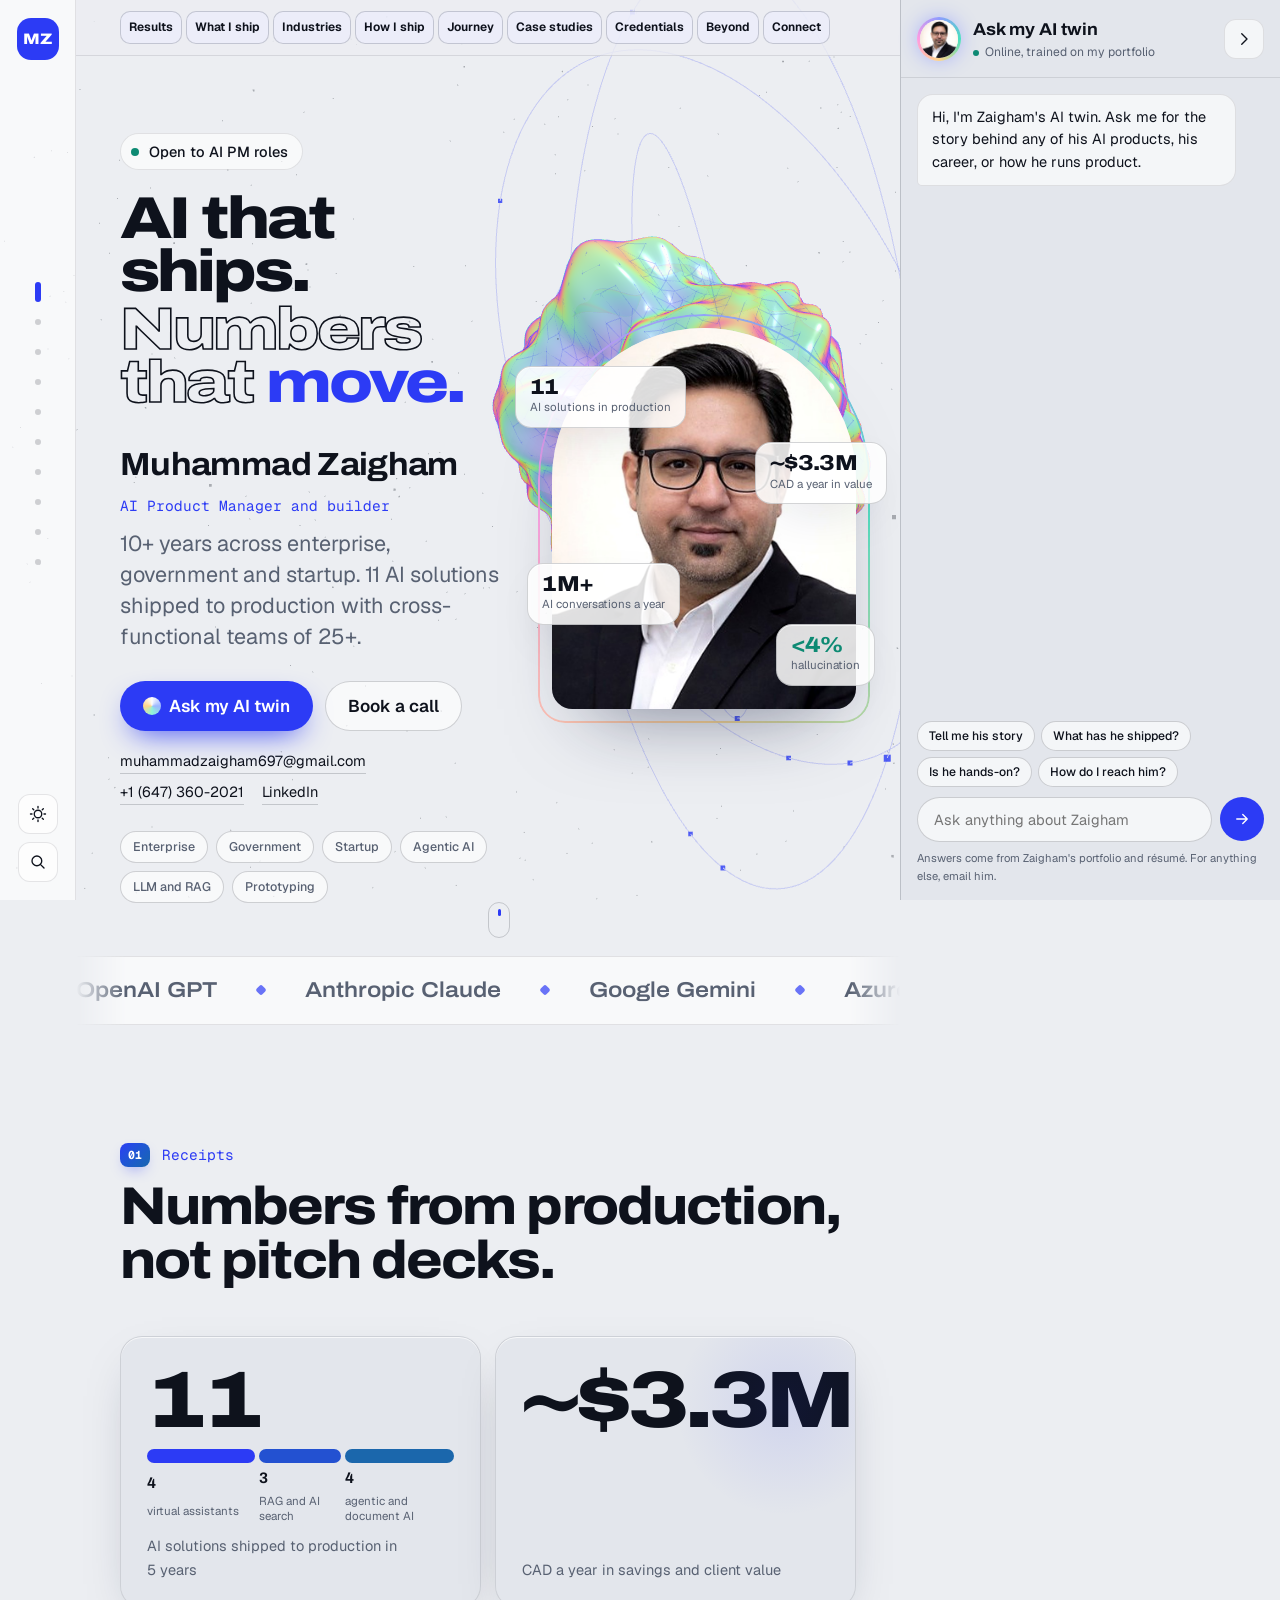
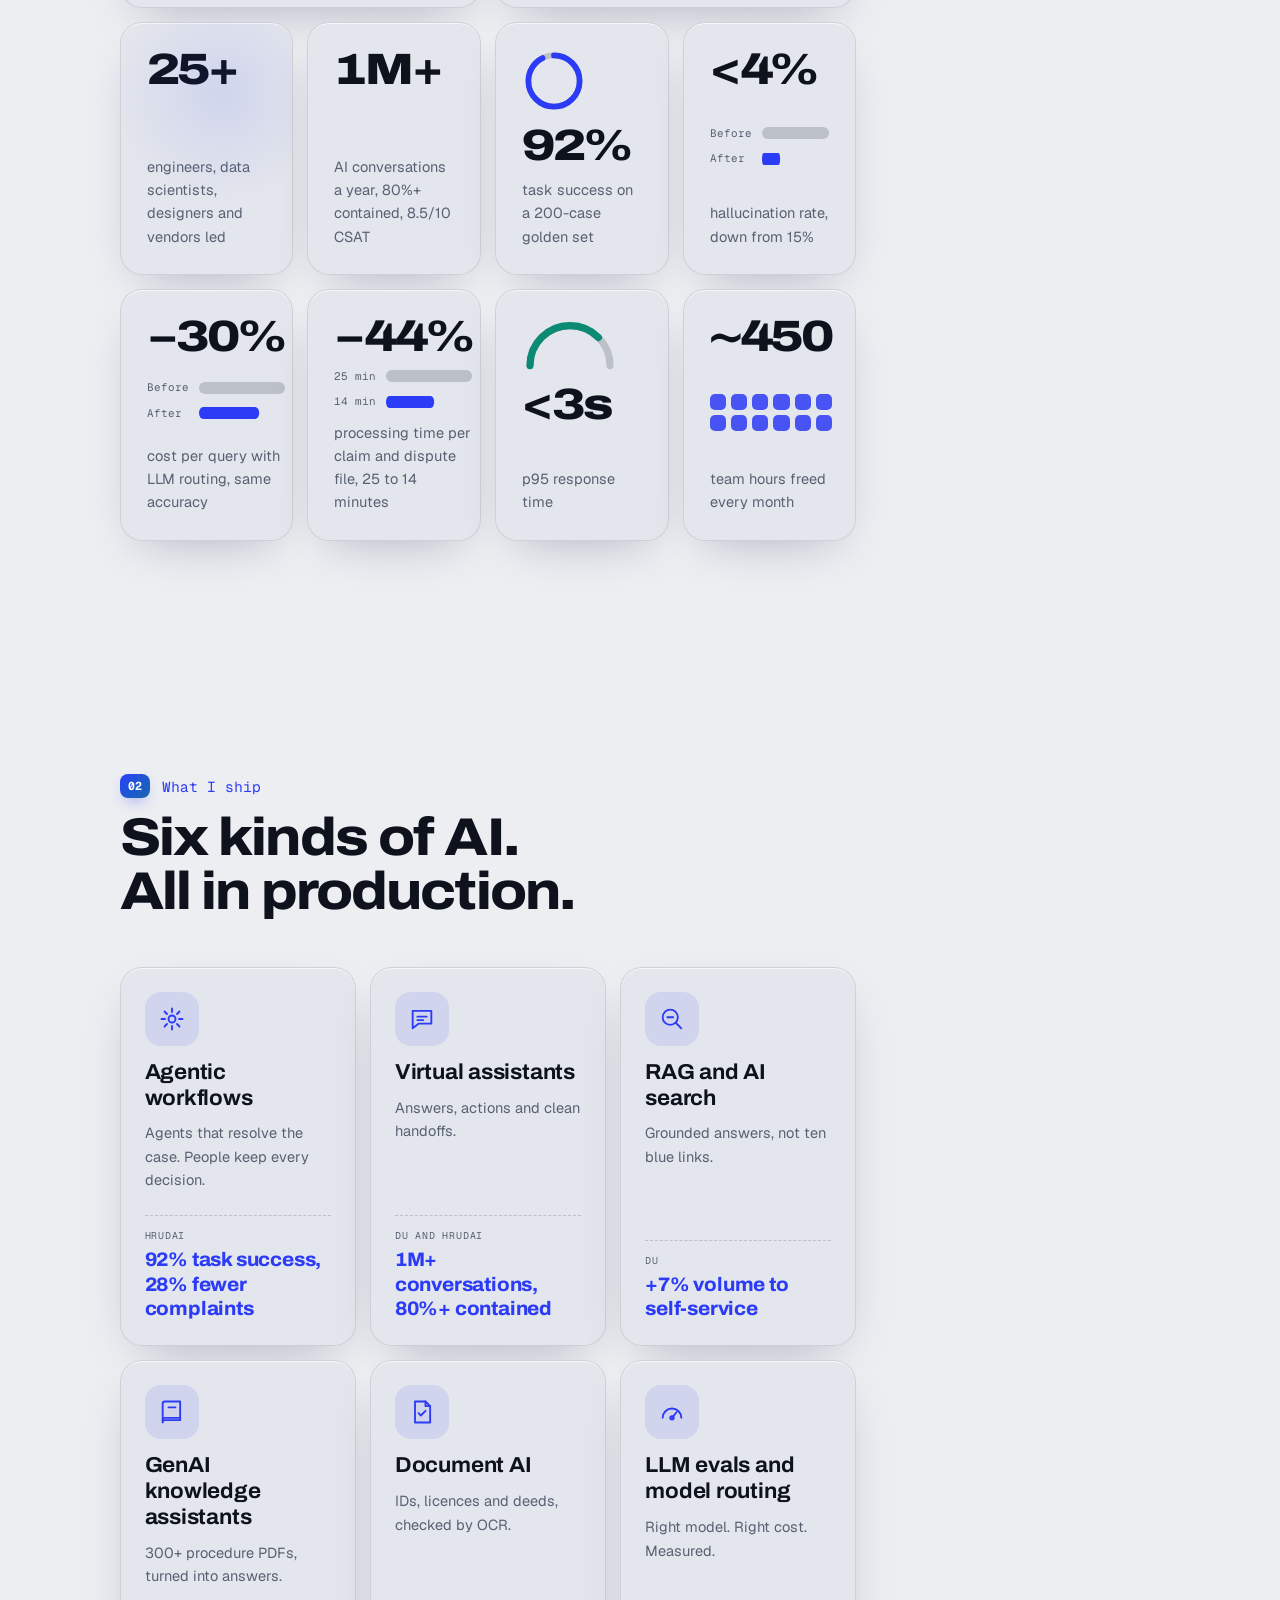
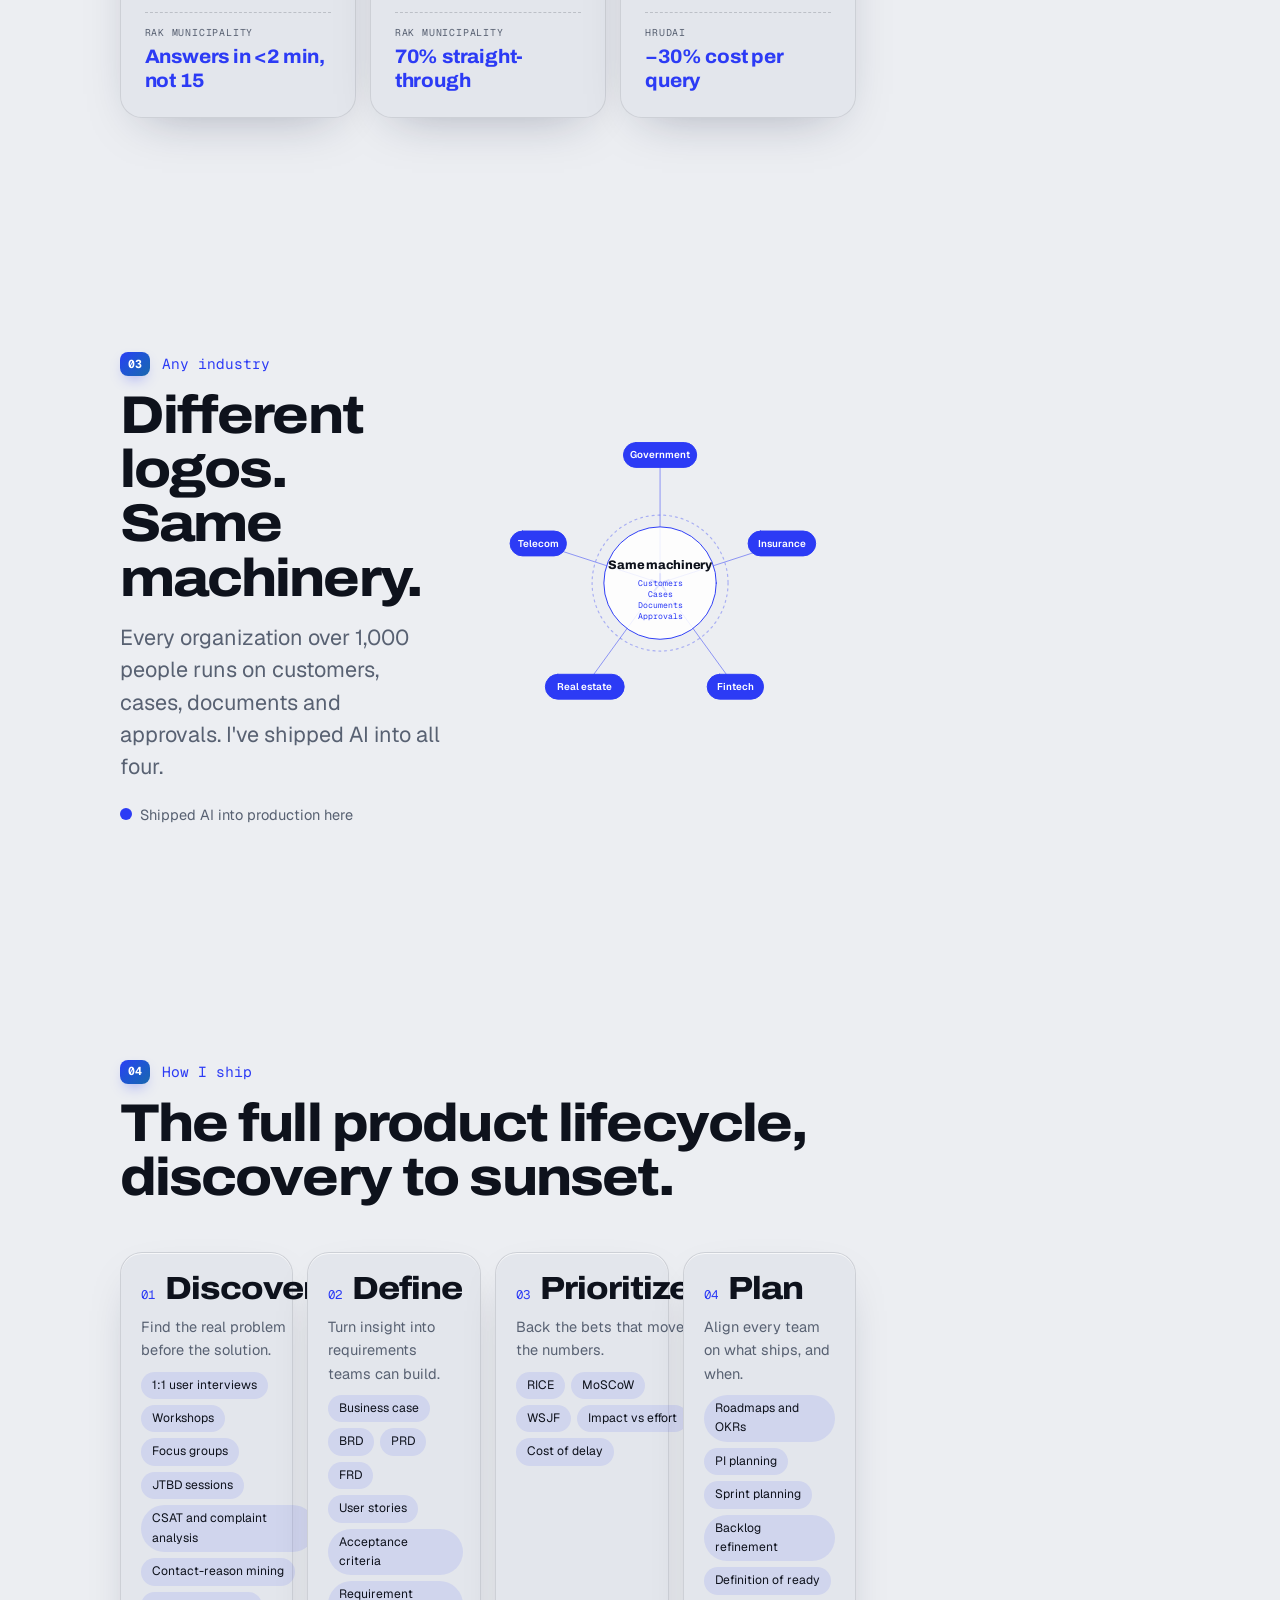
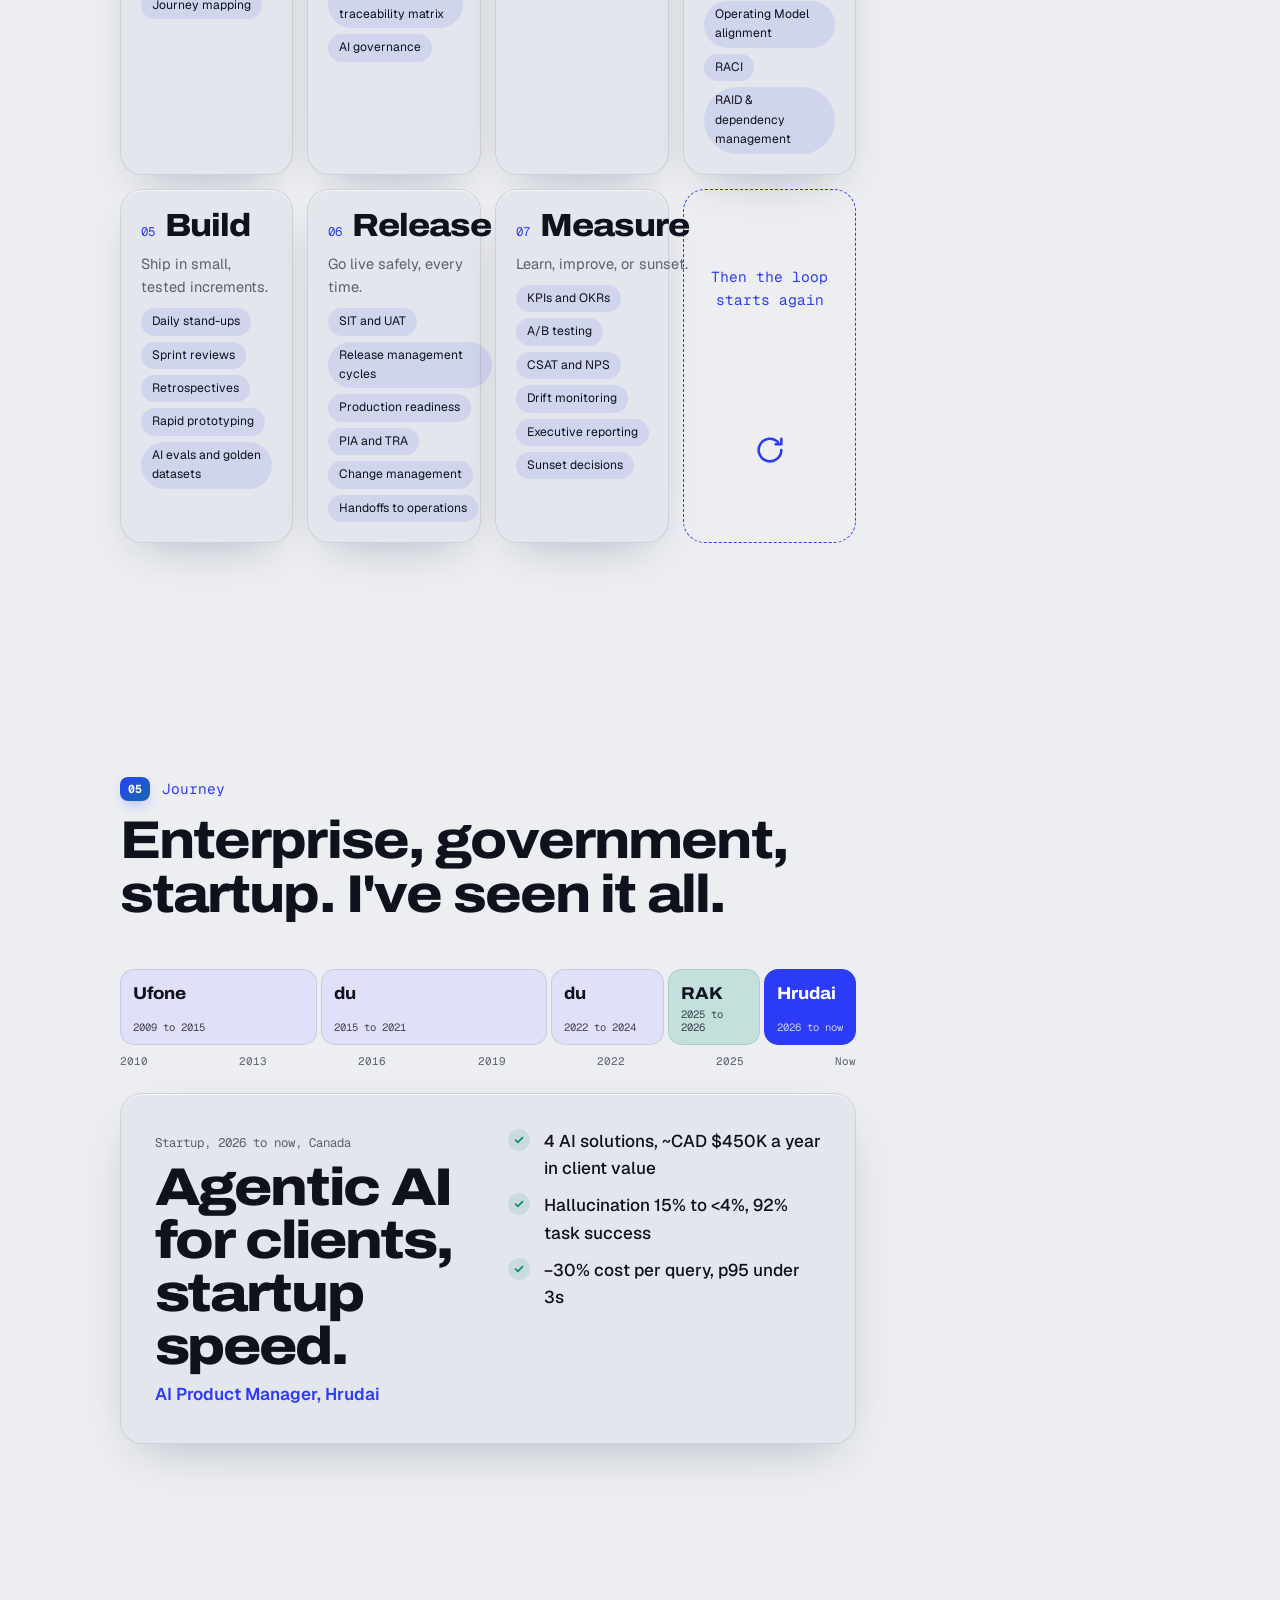
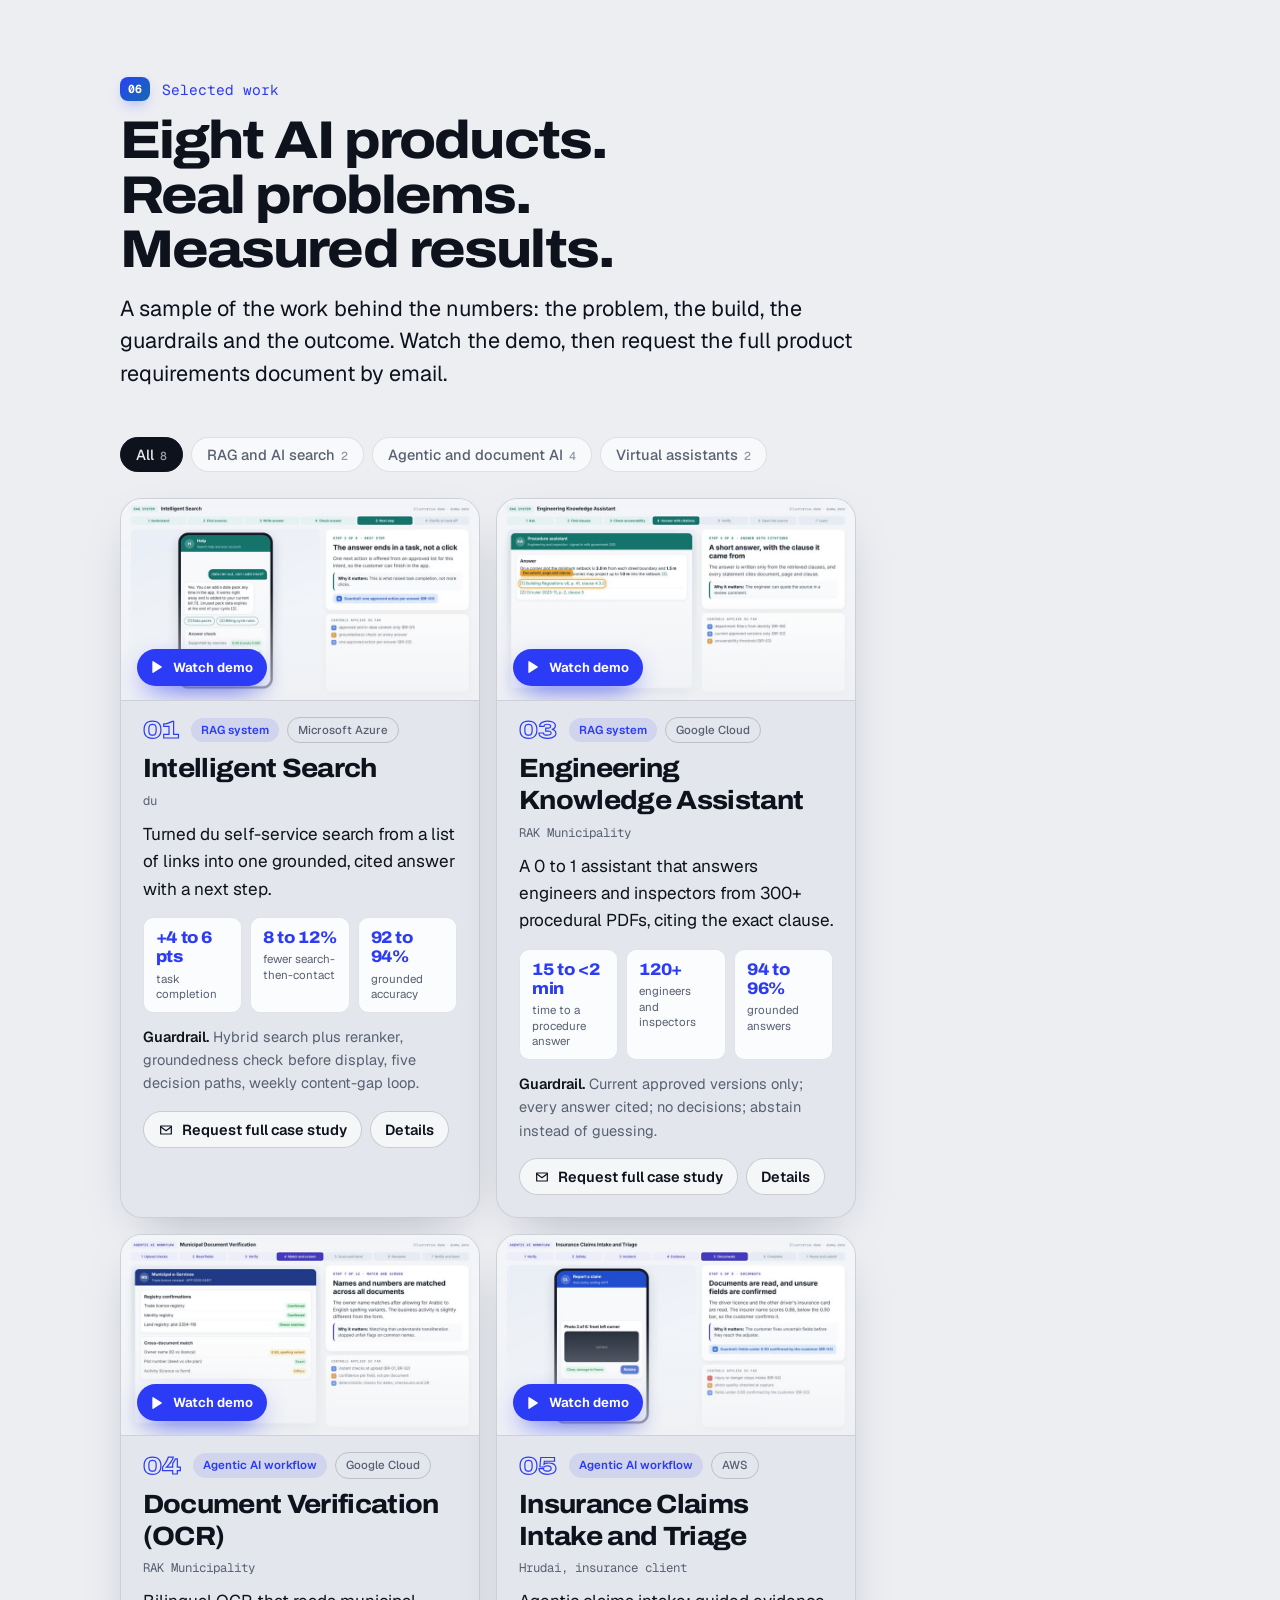
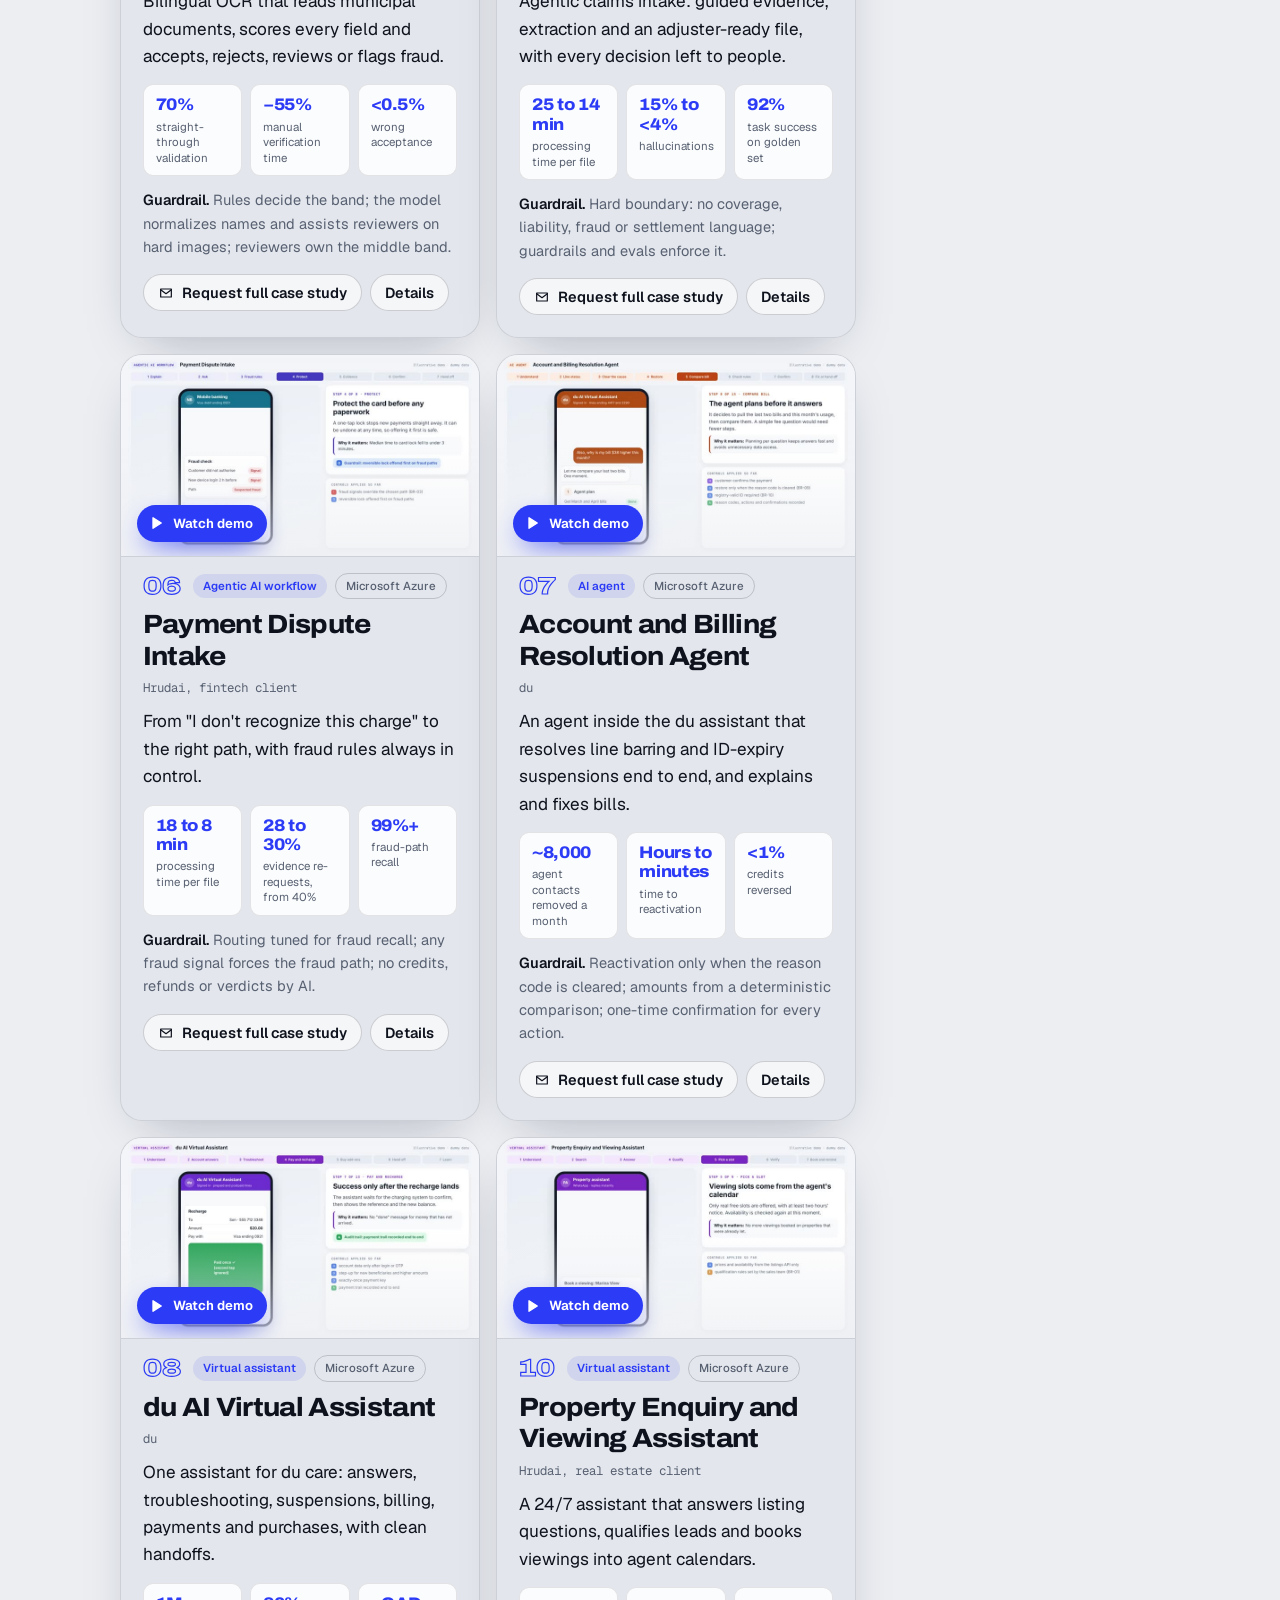
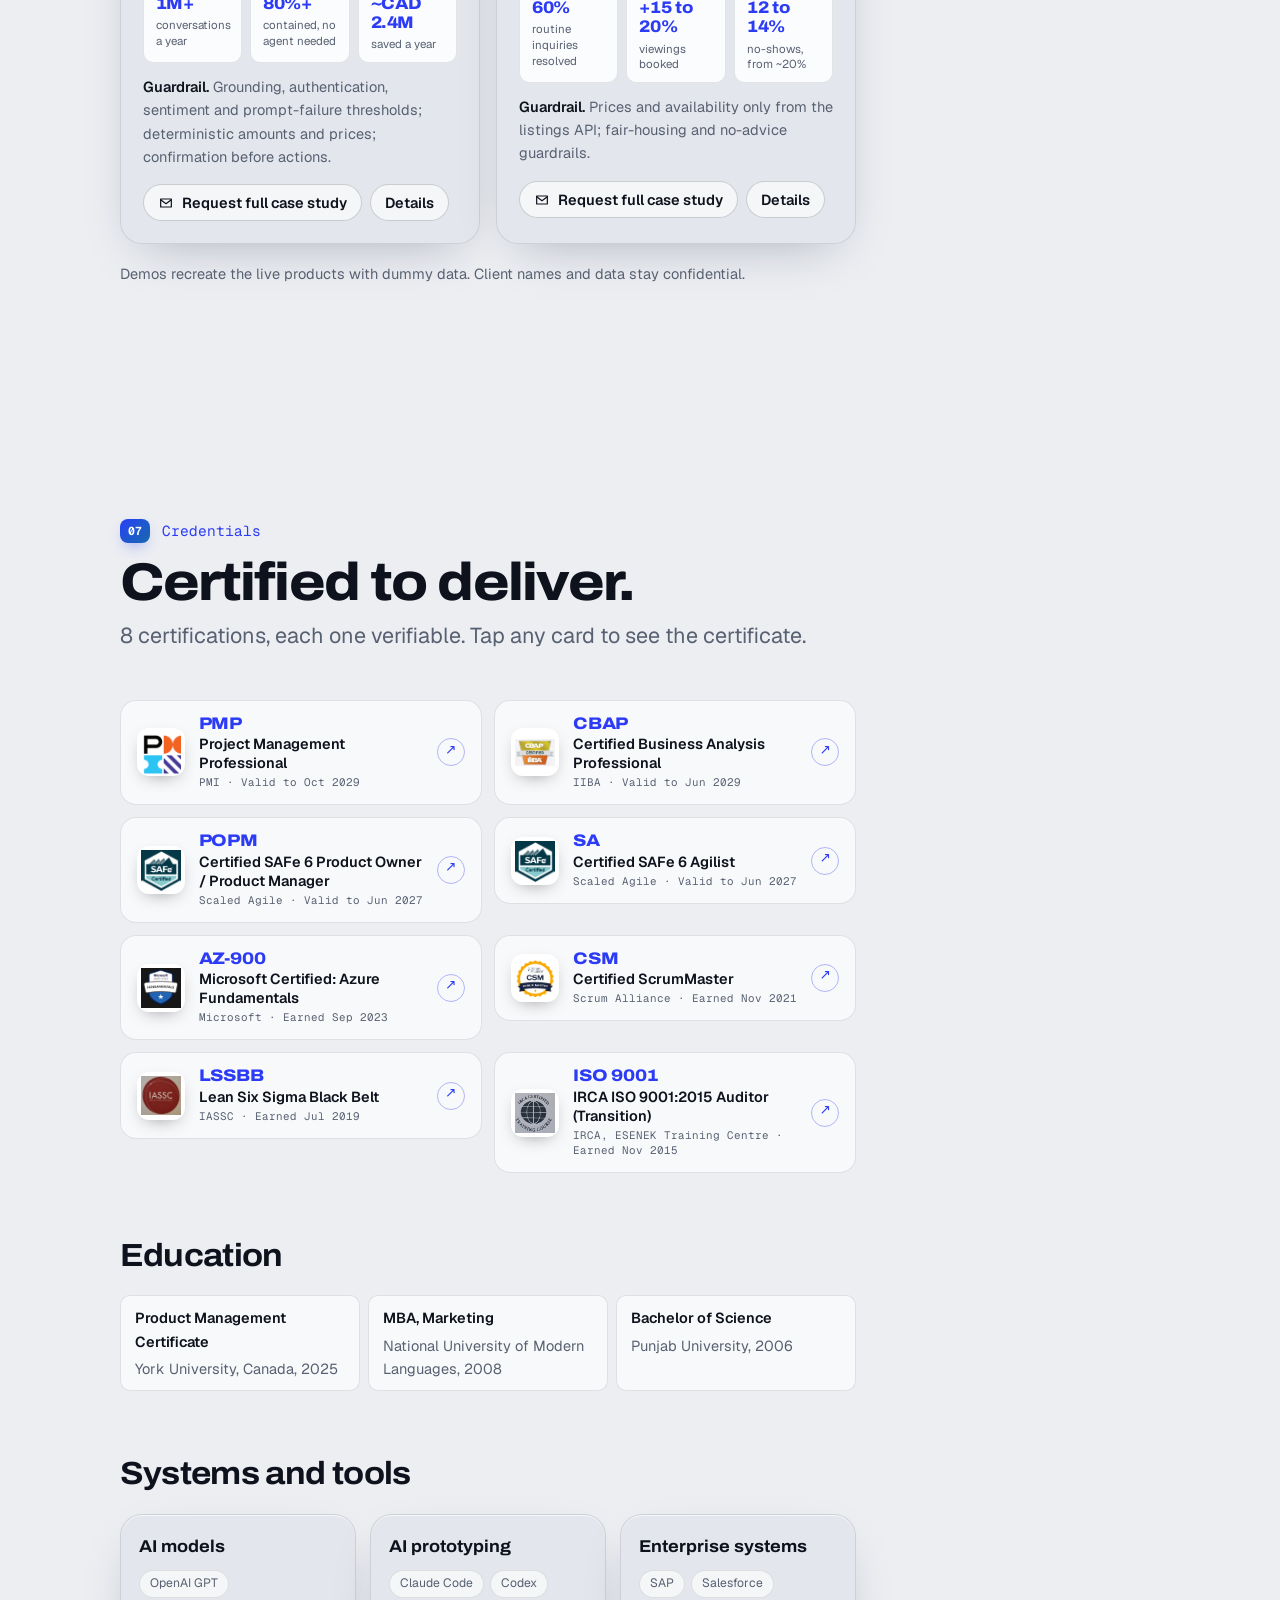
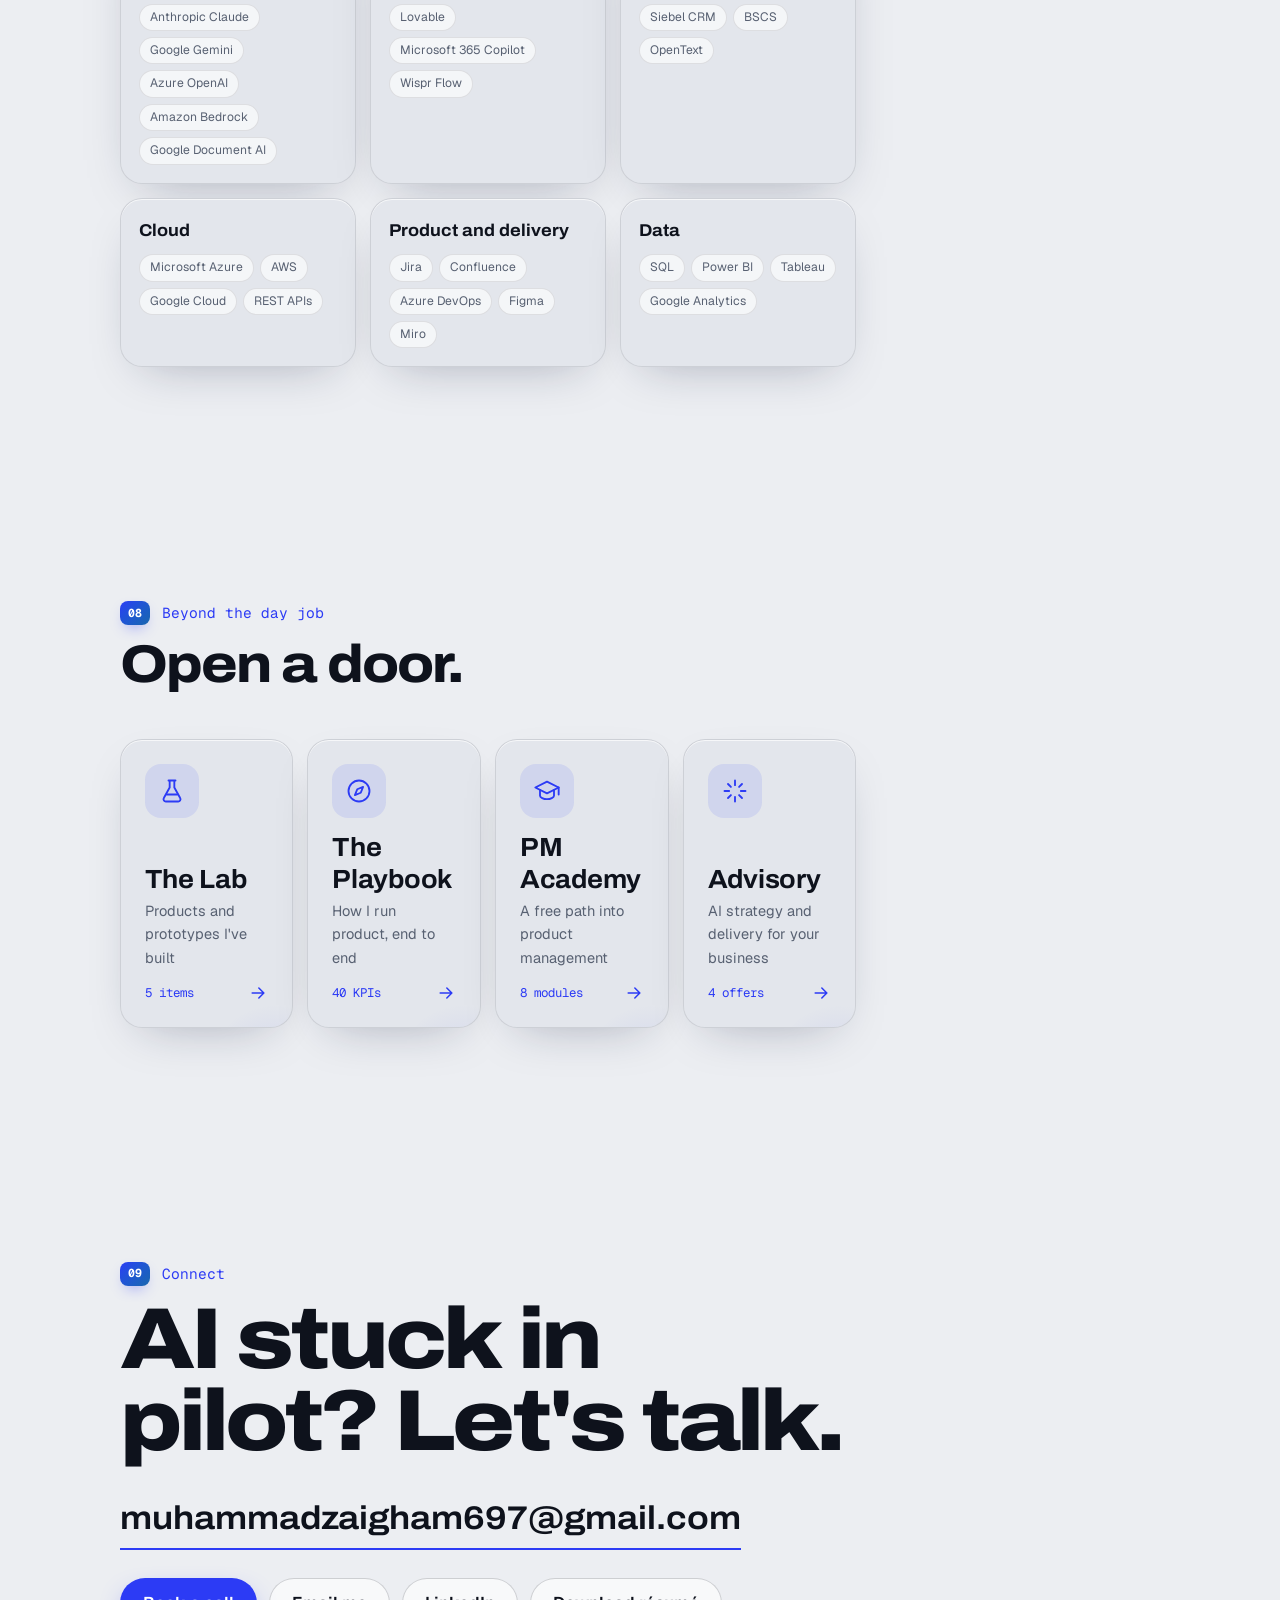
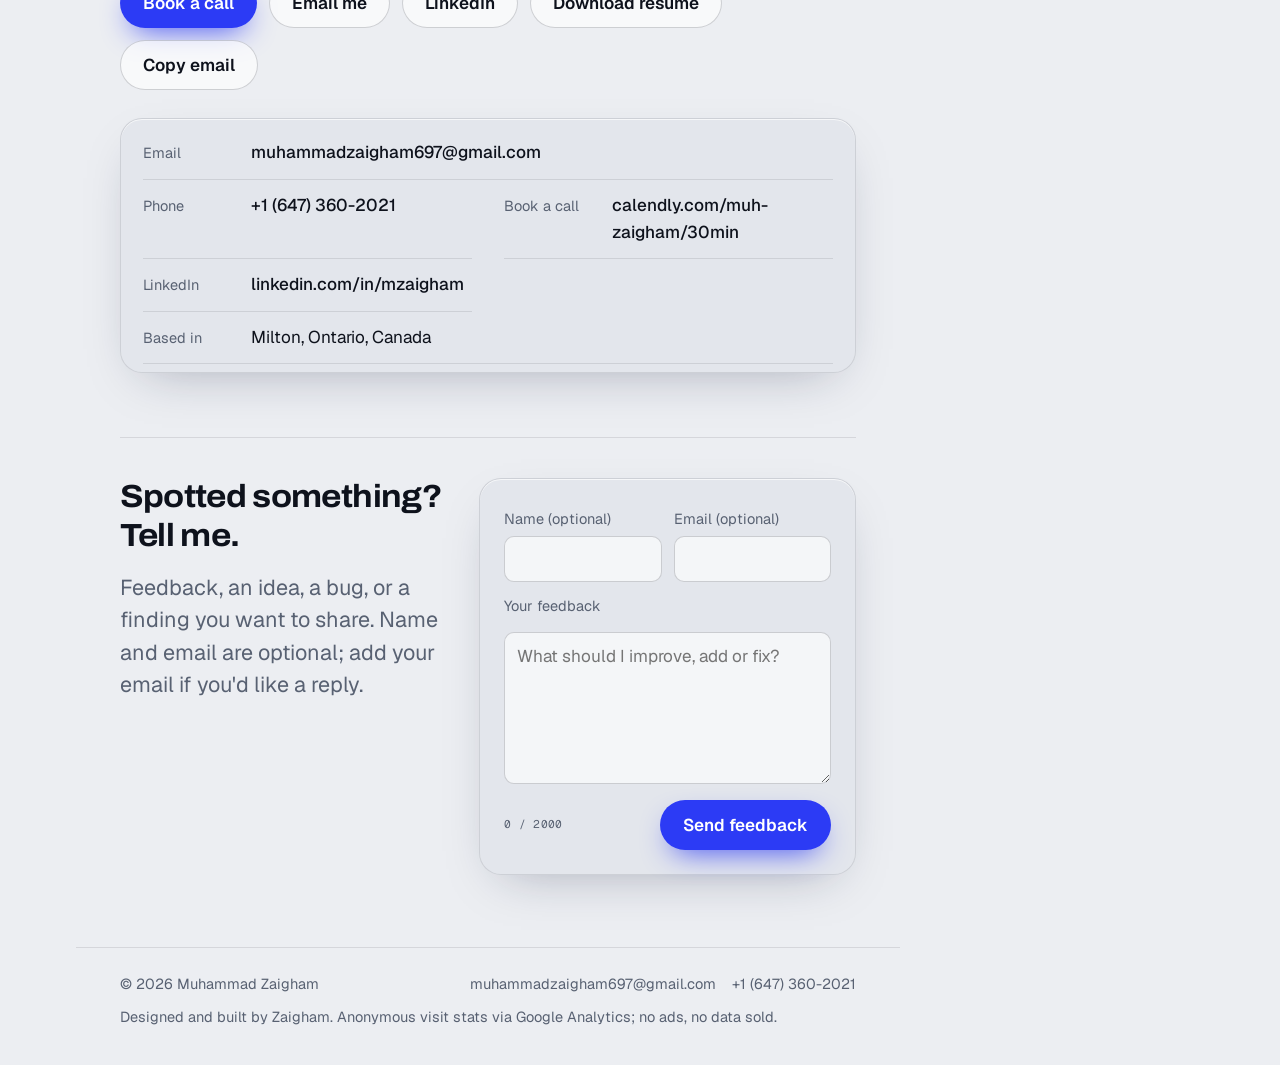
<file: index.html>
<!doctype html>
<html lang="en">
<head>
<meta charset="utf-8">
<meta name="viewport" content="width=device-width, initial-scale=1, viewport-fit=cover">
<meta http-equiv="Content-Security-Policy" content="default-src 'self'; script-src 'self' https://www.googletagmanager.com; style-src 'self' 'unsafe-inline'; font-src 'self'; img-src 'self' data: https://*.google-analytics.com https://www.googletagmanager.com; media-src 'self'; connect-src 'self' https://formsubmit.co https://*.google-analytics.com https://*.analytics.google.com https://www.googletagmanager.com; frame-src 'none'; object-src 'none'; base-uri 'self'; form-action 'self'; upgrade-insecure-requests">
<meta name="referrer" content="strict-origin-when-cross-origin">
<title>Muhammad Zaigham, AI Product Manager</title>
<meta name="description" content="Muhammad Zaigham, AI Product Manager. AI that ships, numbers that move: agentic AI, RAG and virtual assistants for enterprises and governments.">
<meta property="og:title" content="Muhammad Zaigham, AI Product Manager">
<meta property="og:description" content="AI that ships. Numbers that move. Ask my AI twin anything.">
<meta property="og:type" content="website">
<meta property="og:image" content="https://zee-ailabs.github.io/assets/img/profile.jpg">
<meta property="og:url" content="https://zee-ailabs.github.io/">
<meta name="twitter:card" content="summary_large_image">
<link rel="canonical" href="https://zee-ailabs.github.io/">
<meta name="theme-color" content="#eceef2">
<link rel="preload" href="assets/fonts/archivo-latin-standard-normal.woff2" as="font" type="font/woff2" crossorigin>
<link rel="preload" href="assets/fonts/geist-latin-wght-normal.woff2" as="font" type="font/woff2" crossorigin>
<link rel="stylesheet" href="assets/fonts/fonts.css">
<link rel="stylesheet" href="assets/css/styles.css?v=15">
<script src="assets/js/theme.js"></script>
</head>
<body>
<!--PAGE-START-->
<canvas id="scene" aria-hidden="true"></canvas>
<div class="core-fallback" aria-hidden="true"></div>
<div class="cursor" id="cursor" aria-hidden="true"></div>
<div class="progress" aria-hidden="true"><i id="progress"></i></div>

<nav class="rail" aria-label="Chapters">
  <a class="rail-logo" href="#hero" aria-label="Back to top"><span id="rail-initials">MZ</span></a>
  <ol class="rail-dots" id="rail-dots"></ol>
  <div class="rail-tools">
    <button class="icon-btn" id="theme-toggle" type="button" aria-label="Switch to night mode">
      <svg viewBox="0 0 24 24" aria-hidden="true"><path class="sun" d="M12 4V2m0 20v-2m8-8h2M2 12h2m13.7-5.7 1.4-1.4M4.9 19.1l1.4-1.4m0-11.4L4.9 4.9m14.2 14.2-1.4-1.4M12 17a5 5 0 1 0 0-10 5 5 0 0 0 0 10Z"/><path class="moon" d="M20 14.5A8 8 0 0 1 9.5 4a8 8 0 1 0 10.5 10.5Z"/></svg>
    </button>
    <button class="icon-btn" id="jump-open" type="button" aria-label="Search the portfolio" aria-haspopup="dialog">
      <svg viewBox="0 0 24 24" aria-hidden="true"><path d="m20 20-4.5-4.5M17 10.5a6.5 6.5 0 1 1-13 0 6.5 6.5 0 0 1 13 0Z"/></svg>
    </button>
  </div>
</nav>

<header class="topbar">
  <a class="rail-logo" href="#hero" aria-label="Back to top"><span>MZ</span></a>
  <span class="topbar-name" id="topbar-name">Muhammad Zaigham</span>
  <button class="icon-btn" id="theme-toggle-m" type="button" aria-label="Switch theme">
    <svg viewBox="0 0 24 24" aria-hidden="true"><path class="sun" d="M12 4V2m0 20v-2m8-8h2M2 12h2m13.7-5.7 1.4-1.4M4.9 19.1l1.4-1.4m0-11.4L4.9 4.9m14.2 14.2-1.4-1.4M12 17a5 5 0 1 0 0-10 5 5 0 0 0 0 10Z"/><path class="moon" d="M20 14.5A8 8 0 0 1 9.5 4a8 8 0 1 0 10.5 10.5Z"/></svg>
  </button>
  <button class="icon-btn" id="jump-open-m" type="button" aria-label="Search the portfolio">
    <svg viewBox="0 0 24 24" aria-hidden="true"><path d="m20 20-4.5-4.5M17 10.5a6.5 6.5 0 1 1-13 0 6.5 6.5 0 0 1 13 0Z"/></svg>
  </button>
</header>

<main class="stage" id="stage">
  <nav class="secnav" id="secnav" aria-label="Jump to a section">
    <div class="secnav-inner">
      <ul class="secnav-list" id="secnav-list"></ul>
    </div>
  </nav>

  <section class="hero" id="hero" data-chapter="Intro" data-state="hero">
    <div class="wrap hero-grid">
      <div class="hero-copy">
        <p class="status-line"><span class="pulse-dot" aria-hidden="true"></span><span id="hero-status"></span></p>
        <h1 class="hero-hook" id="hero-hook"></h1>
        <p class="hero-name"><strong id="hero-name"></strong><span id="hero-role"></span></p>
        <p class="hero-sub" id="hero-sub"></p>
        <div class="hero-actions">
          <button class="btn btn-solid magnetic" type="button" id="ask-cta"><span class="mini-orb" aria-hidden="true"></span>Ask my AI twin</button>
          <a class="btn btn-glass magnetic" id="hero-book" href="#contact">Book a call</a>
        </div>
        <p class="hero-contact" id="hero-contact"></p>
        <ul class="pills" id="hero-pills" aria-label="Focus areas"></ul>
      </div>
      <div class="portrait-stage tilt-card" id="portrait">
        <div class="portrait-ring" aria-hidden="true"></div>
        <div class="portrait">
          <img id="portrait-img" alt="Portrait of Muhammad Zaigham">
        </div>
        <ul class="float-chips" id="float-chips" aria-label="Highlights"></ul>
      </div>
    </div>
    <a class="scroll-cue" href="#proof" aria-label="Scroll to the results"><span></span></a>
  </section>

  <div class="marquee" aria-hidden="true"><div class="marquee-track" id="marquee"></div></div>

  <section class="chapter" id="proof" data-chapter="Receipts" data-state="impact">
    <div class="wrap">
      <header class="chapter-head">
        <p class="kicker">Receipts</p>
        <h2 class="split">Numbers from production, not pitch decks.</h2>
      </header>
      <div class="bento" id="bento"></div>
    </div>
  </section>

  <section class="chapter" id="ships" data-chapter="What I ship" data-state="aiwork">
    <div class="wrap">
      <header class="chapter-head">
        <p class="kicker">What I ship</p>
        <h2 class="split">Six kinds of AI. All in production.</h2>
      </header>
      <div class="ships" id="ships-grid"></div>
    </div>
  </section>

  <section class="chapter" id="industries" data-chapter="Industries" data-state="hub">
    <div class="wrap industries">
      <header class="chapter-head">
        <p class="kicker">Any industry</p>
        <h2 class="split" id="ind-title"></h2>
        <p class="lede" id="ind-line"></p>
        <p class="legend"><span class="lg lg-on"></span>Shipped AI into production here</p>
      </header>
      <div class="hub" id="hub" role="img"></div>
    </div>
  </section>

  <section class="chapter" id="method" data-chapter="How I ship" data-state="journey">
    <div class="wrap">
      <header class="chapter-head">
        <p class="kicker">How I ship</p>
        <h2 class="split" id="plm-title">The full product lifecycle, discovery to sunset.</h2>
      </header>
      <ol class="plm" id="plm"></ol>
    </div>
  </section>

  <section class="chapter" id="journey" data-chapter="Journey" data-state="lab">
    <div class="wrap">
      <header class="chapter-head">
        <p class="kicker">Journey</p>
        <h2 class="split" id="journey-title">Enterprise, government, startup. I've seen it all.</h2>
      </header>
      <div class="tbar-wrap">
        <div class="tbar" id="tbar" role="tablist" aria-label="Career, drawn to scale"></div>
        <div class="tbar-axis" id="tbar-axis" aria-hidden="true"></div>
      </div>
      <article class="role-card glass" id="role-card" role="tabpanel" aria-live="polite"></article>
    </div>
  </section>

  <section class="chapter" id="cases" data-chapter="Case studies" data-state="cases">
    <div class="wrap">
      <header class="chapter-head">
        <p class="kicker" id="cases-kicker">Selected work</p>
        <h2 class="split" id="cases-title">Eight AI products. Real problems. Measured results.</h2>
        <p class="lede builder-line" id="builder-line"></p>
      </header>
      <div class="chips" id="case-filters" role="toolbar" aria-label="Filter case studies"></div>
      <div class="tiles" id="case-grid"></div>
      <p class="case-note" id="case-note"></p>
    </div>
  </section>

  <section class="chapter" id="credentials" data-chapter="Credentials" data-state="credentials">
    <div class="wrap">
      <header class="chapter-head">
        <p class="kicker">Credentials</p>
        <h2 class="split">Certified to deliver.</h2>
        <p class="lede" id="cred-count"></p>
      </header>
      <ul class="cert-grid" id="cert-grid" aria-label="Certifications"></ul>
      <h3 class="sub-head">Education</h3>
      <ul class="edu edu-row" id="edu" aria-label="Education"></ul>
      <h3 class="sub-head">Systems and tools</h3>
      <div class="toolkit-grid" id="toolkit-grid"></div>
    </div>
  </section>

  <section class="chapter" id="beyond" data-chapter="Beyond" data-state="services">
    <div class="wrap">
      <header class="chapter-head">
        <p class="kicker">Beyond the day job</p>
        <h2 class="split">Open a door.</h2>
      </header>
      <div class="doors" id="doors"></div>
    </div>
  </section>

  <section class="chapter contact" id="contact" data-chapter="Connect" data-state="contact">
    <div class="wrap">
      <p class="kicker">Connect</p>
      <h2 class="contact-title split">AI stuck in pilot? Let's talk.</h2>
      <a class="contact-email" id="contact-email" href="#"></a>
      <div class="contact-row" id="contact-row"></div>
      <dl class="contact-card glass" id="contact-card"></dl>
      <div class="connect-fb fb-grid" id="feedback">
        <header>
          <h3 class="sub-head">Spotted something? Tell me.</h3>
          <p class="lede">Feedback, an idea, a bug, or a finding you want to share. Name and email are optional; add your email if you'd like a reply.</p>
        </header>
        <form class="fb-form glass" id="fb-form" novalidate>
          <div class="fb-row">
            <div><label for="fb-name">Name <span class="muted">(optional)</span></label><input id="fb-name" type="text" autocomplete="name" maxlength="80"></div>
            <div><label for="fb-email">Email <span class="muted">(optional)</span></label><input id="fb-email" type="email" autocomplete="email" maxlength="120"></div>
          </div>
          <label for="fb-msg">Your feedback</label>
          <textarea id="fb-msg" rows="5" maxlength="2000" required placeholder="What should I improve, add or fix?"></textarea>
          <div class="hp" aria-hidden="true"><label for="fb-hp">Leave this empty</label><input id="fb-hp" type="text" tabindex="-1" autocomplete="off"></div>
          <div class="fb-foot"><span class="fb-count mono muted" id="fb-count">0 / 2000</span><button class="btn btn-solid" id="fb-submit" type="submit">Send feedback</button></div>
          <p class="gate-err" id="fb-err" role="alert" hidden></p>
        </form>
      </div>
    </div>
  </section>

  <footer class="footer">
    <div class="wrap footer-inner">
      <span id="footer-name"></span>
      <span class="footer-contact" id="footer-contact"></span>
      <span id="footer-privacy">Designed and built by Zaigham. No trackers, no cookies.</span>
    </div>
  </footer>
</main>

<aside class="agent" id="agent" aria-label="AI twin">
  <header class="agent-head">
    <div class="agent-avatar" aria-hidden="true">
      <span class="agent-orb"></span>
      <img id="agent-img" alt="" hidden>
    </div>
    <div class="agent-id">
      <strong id="agent-name">Ask my AI twin</strong>
      <span class="agent-state" id="agent-state">Online, trained on my portfolio</span>
    </div>
    <button class="icon-btn agent-min" id="agent-min" type="button" aria-label="Hide assistant">
      <svg viewBox="0 0 24 24" aria-hidden="true"><path d="M9 5l7 7-7 7"/></svg>
    </button>
  </header>
  <div class="agent-log" id="agent-log" role="log" aria-live="polite"></div>
  <div class="agent-suggest" id="agent-suggest"></div>
  <form class="agent-form" id="agent-form" autocomplete="off">
    <label class="sr-only" for="agent-input">Ask about Zaigham</label>
    <input id="agent-input" type="text" placeholder="Ask anything about Zaigham" maxlength="300">
    <button class="agent-send" type="submit" aria-label="Send question">
      <svg viewBox="0 0 24 24" aria-hidden="true"><path d="M5 12h13M13 6l6 6-6 6"/></svg>
    </button>
  </form>
  <p class="agent-note" id="agent-note"></p>
</aside>
<button class="agent-launch" id="agent-launch" type="button" aria-controls="agent" aria-expanded="false">
  <span class="agent-orb" aria-hidden="true"></span><span>Ask my AI twin</span>
</button>

<dialog class="drawer" id="case-drawer" aria-labelledby="drawer-title">
  <div class="drawer-inner">
    <button class="btn btn-glass drawer-close" id="drawer-close" type="button">Close</button>
    <div id="drawer-body"></div>
  </div>
</dialog>

<!-- Full-screen sheets opened from the "Beyond" doors -->
<dialog class="sheet" id="sheet-lab" aria-labelledby="sheet-lab-title">
  <div class="sheet-inner wrap">
    <div class="sheet-head"><h2 id="sheet-lab-title">The Lab</h2><button class="btn btn-glass sheet-close" type="button">Close</button></div>
    <p class="lede">What I build on my own time to stay hands-on with AI.</p>
    <div class="lab" id="lab-grid"></div>
  </div>
</dialog>

<dialog class="sheet" id="sheet-playbook" aria-labelledby="sheet-playbook-title">
  <div class="sheet-inner wrap">
    <div class="sheet-head"><h2 id="sheet-playbook-title">The Playbook</h2><button class="btn btn-glass sheet-close" type="button">Close</button></div>
    <p class="lede">How I measure, discover, prioritize and ship. Take what helps.</p>
    <div class="tabs" role="tablist" aria-label="Playbook sections" id="pb-tabs">
      <button role="tab" id="tab-metrics" aria-controls="panel-metrics" aria-selected="true" type="button">KPIs</button>
      <button role="tab" id="tab-discovery" aria-controls="panel-discovery" aria-selected="false" type="button" tabindex="-1">Discovery</button>
      <button role="tab" id="tab-priority" aria-controls="panel-priority" aria-selected="false" type="button" tabindex="-1">Prioritization</button>
      <button role="tab" id="tab-method" aria-controls="panel-method" aria-selected="false" type="button" tabindex="-1">How I build</button>
    </div>
    <div class="panel" role="tabpanel" id="panel-metrics" aria-labelledby="tab-metrics">
      <div class="kpi-bar">
        <div class="chips" id="kpi-groups" role="toolbar" aria-label="KPI families"></div>
        <label class="search"><span class="sr-only">Search KPIs</span><input id="kpi-search" type="search" placeholder="Search KPIs, like latency or churn" autocomplete="off"></label>
      </div>
      <p class="group-intro" id="kpi-intro"></p>
      <div class="kpis" id="kpi-list"></div>
    </div>
    <div class="panel" role="tabpanel" id="panel-discovery" aria-labelledby="tab-discovery" hidden>
      <div class="cards-3" id="discovery-list"></div>
    </div>
    <div class="panel" role="tabpanel" id="panel-priority" aria-labelledby="tab-priority" hidden>
      <div class="picker">
        <div id="picker-questions"></div>
        <div class="picker-result" id="picker-result" aria-live="polite"></div>
      </div>
      <div class="cards-3" id="prio-list"></div>
    </div>
    <div class="panel" role="tabpanel" id="panel-method" aria-labelledby="tab-method" hidden>
      <ol class="method" id="method-list"></ol>
    </div>
  </div>
</dialog>

<dialog class="sheet" id="sheet-academy" aria-labelledby="sheet-academy-title">
  <div class="sheet-inner wrap">
    <div class="sheet-head"><h2 id="sheet-academy-title">PM Academy</h2><button class="btn btn-glass sheet-close" type="button">Close</button></div>
    <p class="lede" id="academy-intro"></p>
    <div class="academy">
      <aside class="academy-side">
        <div class="ring" id="academy-ring" role="img" aria-label="Course progress">
          <svg viewBox="0 0 120 120" aria-hidden="true"><circle class="ring-track" cx="60" cy="60" r="52"></circle><circle class="ring-fill" id="ring-fill" cx="60" cy="60" r="52"></circle></svg>
          <div class="ring-label"><strong id="ring-pct">0%</strong><span>complete</span></div>
        </div>
        <ol class="module-nav" id="module-nav"></ol>
        <button class="link-btn" id="academy-reset" type="button">Reset my progress</button>
      </aside>
      <article class="module glass" id="module-view" aria-live="polite"></article>
    </div>
  </div>
</dialog>

<dialog class="sheet" id="sheet-advisory" aria-labelledby="sheet-advisory-title">
  <div class="sheet-inner wrap">
    <div class="sheet-head"><h2 id="sheet-advisory-title">Advisory</h2><button class="btn btn-glass sheet-close" type="button">Close</button></div>
    <p class="lede">A few advisory projects a year, alongside my full-time role.</p>
    <div class="services" id="services"></div>
    <div class="mapper glass">
      <div>
        <h3>AI opportunity mapper</h3>
        <p class="muted">Pick an industry and a headache. Get a first use case, the metric that proves it, and a 30-day pilot.</p>
        <div class="mapper-form">
          <label for="mapper-industry">Your industry</label>
          <select id="mapper-industry"></select>
          <label for="mapper-pain">Your biggest headache</label>
          <select id="mapper-pain"></select>
        </div>
      </div>
      <div class="mapper-out" id="mapper-out" aria-live="polite"></div>
    </div>
  </div>
</dialog>

<dialog class="vbox" id="vbox" aria-labelledby="vbox-title">
  <div class="vbox-inner">
    <div class="vbox-head"><div><span class="mono muted" id="vbox-kicker"></span><h2 id="vbox-title"></h2></div><button class="btn btn-glass btn-sm" id="vbox-close" type="button">Close</button></div>
    <video id="vbox-video" controls playsinline preload="metadata"></video>
    <p class="muted vbox-note">Recreated from the live product with dummy data. Client details stay confidential.</p>
  </div>
</dialog>

<dialog class="gate" id="gate" aria-labelledby="gate-title">
  <form class="gate-inner" id="gate-form" novalidate>
    <div class="gate-head"><h2 id="gate-title">Request the full case study</h2><button class="btn btn-glass btn-sm" id="gate-close" type="button">Close</button></div>
    <p class="gate-case" id="gate-case"></p>
    <p class="muted" id="gate-sub">Enter your email address, and the owner of this portfolio will share the case study with you by email.</p>
    <label for="gate-email">Your email</label>
    <input id="gate-email" name="email" type="email" autocomplete="email" maxlength="120" required placeholder="name@company.com">
    <div class="hp" aria-hidden="true"><label for="gate-hp">Leave this empty</label><input id="gate-hp" name="_honey" type="text" tabindex="-1" autocomplete="off"></div>
    <p class="gate-err" id="gate-err" role="alert" hidden></p>
    <button class="btn btn-solid" id="gate-submit" type="submit">Request case study</button>
    <p class="gate-fine">Your email goes only to Zaigham. No newsletters, no sharing.</p>
  </form>
</dialog>

<dialog class="certbox" id="certbox" aria-labelledby="certbox-title">
  <div class="certbox-inner">
    <div class="certbox-head">
      <div class="certbox-id" id="certbox-id"></div>
      <button class="btn btn-glass btn-sm" id="certbox-close" type="button">Close</button>
    </div>
    <dl class="cd-facts" id="certbox-facts"></dl>
    <figure class="certbox-fig"><img id="certbox-img" alt=""></figure>
    <div class="certbox-actions"><a class="btn btn-glass btn-sm" id="certbox-open" target="_blank" rel="noopener">Open full size</a></div>
  </div>
</dialog>

<dialog class="jump" id="jump" aria-label="Search the portfolio">
  <div class="jump-inner">
    <label class="sr-only" for="jump-input">Search sections, case studies, KPIs and lessons</label>
    <input id="jump-input" type="search" placeholder="Search sections, case studies, KPIs, lessons" autocomplete="off">
    <ul class="jump-list" id="jump-list" role="listbox"></ul>
    <p class="jump-hint">Enter to open. Esc to close.</p>
  </div>
</dialog>

<div class="toast" id="toast" role="status" hidden></div>

<script src="assets/js/vendor/three.min.js"></script>
<script src="assets/js/content.js?v=17"></script>
<script src="assets/js/scene.js?v=12"></script>
<script src="assets/js/assistant.js?v=16"></script>
<script src="assets/js/app.js?v=15"></script>
<script src="assets/js/analytics.js?v=12"></script>
<!--PAGE-END-->
</body>
</html>
</file>
<file: assets/fonts/fonts.css>
/* Self-hosted fonts (SIL Open Font License). No third-party requests. */
@font-face {
  font-family: 'Archivo';
  font-style: normal;
  font-display: swap;
  font-weight: 100 900;
  font-stretch: 62% 125%;
  src: url(archivo-latin-ext-standard-normal.woff2) format('woff2-variations');
  unicode-range: U+0100-02BA,U+02BD-02C5,U+02C7-02CC,U+02CE-02D7,U+02DD-02FF,U+0304,U+0308,U+0329,U+1D00-1DBF,U+1E00-1E9F,U+1EF2-1EFF,U+2020,U+20A0-20AB,U+20AD-20C0,U+2113,U+2C60-2C7F,U+A720-A7FF;
}
@font-face {
  font-family: 'Archivo';
  font-style: normal;
  font-display: swap;
  font-weight: 100 900;
  font-stretch: 62% 125%;
  src: url(archivo-latin-standard-normal.woff2) format('woff2-variations');
  unicode-range: U+0000-00FF,U+0131,U+0152-0153,U+02BB-02BC,U+02C6,U+02DA,U+02DC,U+0304,U+0308,U+0329,U+2000-206F,U+20AC,U+2122,U+2191,U+2193,U+2212,U+2215,U+FEFF,U+FFFD;
}
@font-face {
  font-family: 'Geist';
  font-style: normal;
  font-display: swap;
  font-weight: 100 900;
  src: url(geist-latin-ext-wght-normal.woff2) format('woff2-variations');
  unicode-range: U+0100-02BA,U+02BD-02C5,U+02C7-02CC,U+02CE-02D7,U+02DD-02FF,U+0304,U+0308,U+0329,U+1D00-1DBF,U+1E00-1E9F,U+1EF2-1EFF,U+2020,U+20A0-20AB,U+20AD-20C0,U+2113,U+2C60-2C7F,U+A720-A7FF;
}
@font-face {
  font-family: 'Geist';
  font-style: normal;
  font-display: swap;
  font-weight: 100 900;
  src: url(geist-latin-wght-normal.woff2) format('woff2-variations');
  unicode-range: U+0000-00FF,U+0131,U+0152-0153,U+02BB-02BC,U+02C6,U+02DA,U+02DC,U+0304,U+0308,U+0329,U+2000-206F,U+20AC,U+2122,U+2191,U+2193,U+2212,U+2215,U+FEFF,U+FFFD;
}
@font-face {
  font-family: 'Geist Mono';
  font-style: normal;
  font-display: swap;
  font-weight: 100 900;
  src: url(geist-mono-latin-ext-wght-normal.woff2) format('woff2-variations');
  unicode-range: U+0100-02BA,U+02BD-02C5,U+02C7-02CC,U+02CE-02D7,U+02DD-02FF,U+0304,U+0308,U+0329,U+1D00-1DBF,U+1E00-1E9F,U+1EF2-1EFF,U+2020,U+20A0-20AB,U+20AD-20C0,U+2113,U+2C60-2C7F,U+A720-A7FF;
}
@font-face {
  font-family: 'Geist Mono';
  font-style: normal;
  font-display: swap;
  font-weight: 100 900;
  src: url(geist-mono-latin-wght-normal.woff2) format('woff2-variations');
  unicode-range: U+0000-00FF,U+0131,U+0152-0153,U+02BB-02BC,U+02C6,U+02DA,U+02DC,U+0304,U+0308,U+0329,U+2000-206F,U+20AC,U+2122,U+2191,U+2193,U+2212,U+2215,U+FEFF,U+FFFD;
}
</file>
<file: assets/css/styles.css>
/* Layout concept: a chapter rail on the left, an editorial column in the middle, the assistant docked on the right,
   all floating over one living 3D core that changes form from chapter to chapter. */
:root {
  --bg: #eceef2;            /* cool fog */
  --bg-2: #e3e6ec;          /* deeper fog band */
  --glass: rgba(255, 255, 255, 0.62);
  --glass-strong: rgba(255, 255, 255, 0.86);
  --line: rgba(14, 18, 28, 0.10);
  --line-strong: rgba(14, 18, 28, 0.18);
  --ink: #0e121c;           /* text */
  --muted: #586172;         /* secondary text */
  --accent: #2c3bf5;        /* ultramarine signal */
  --accent-soft: rgba(44, 59, 245, 0.10);
  --on-accent: #ffffff;
  --good: #0d8a73;          /* delivered */
  --good-soft: rgba(13, 138, 115, 0.12);
  --warm: #b4630a;          /* in the studio */
  --warm-soft: rgba(180, 99, 10, 0.12);
  --shadow: 0 1px 0 rgba(255,255,255,0.7) inset, 0 18px 50px -24px rgba(20, 28, 60, 0.35);
  --grid-line: rgba(44, 59, 245, 0.13);

  --f-display: "Archivo", "Helvetica Neue", "Arial", sans-serif;
  --f-body: "Geist", "Inter", "Segoe UI", system-ui, sans-serif;
  --f-mono: "Geist Mono", ui-monospace, "SFMono-Regular", Menlo, monospace;

  --s-2: 0.78rem;
  --s-1: clamp(0.85rem, 0.83rem + 0.1vw, 0.92rem);
  --s0: clamp(1rem, 0.97rem + 0.15vw, 1.07rem);
  --s1: clamp(1.15rem, 1.07rem + 0.35vw, 1.35rem);
  --s2: clamp(1.45rem, 1.2rem + 1vw, 2.05rem);
  --s3: clamp(2rem, 1.4rem + 2.4vw, 3.4rem);
  --s4: clamp(2.6rem, 1.4rem + 5vw, 6.4rem);

  --rail-w: 76px;
  --agent-w: 0px;
  --gutter: clamp(16px, 3.4vw, 44px);
  --r-s: 10px;
  --r-l: 22px;
  --ease: cubic-bezier(.2, .8, .2, 1);
  color-scheme: light;
}
@media (prefers-color-scheme: dark) {
  :root:not([data-theme="light"]) {
    --bg: #07080d; --bg-2: #0b0d14;
    --glass: rgba(18, 21, 32, 0.62); --glass-strong: rgba(20, 23, 35, 0.92);
    --line: rgba(255, 255, 255, 0.08); --line-strong: rgba(255, 255, 255, 0.16);
    --ink: #eef1f7; --muted: #8d96a8;
    --accent: #8f9bff; --accent-soft: rgba(143, 155, 255, 0.14); --on-accent: #070912;
    --good: #48e0bf; --good-soft: rgba(72, 224, 191, 0.12);
    --warm: #ffbe5c; --warm-soft: rgba(255, 190, 92, 0.12);
    --shadow: 0 1px 0 rgba(255,255,255,0.05) inset, 0 24px 60px -28px rgba(0, 0, 0, 0.8);
    --grid-line: rgba(143, 155, 255, 0.14);
    color-scheme: dark;
  }
}
:root[data-theme="dark"] {
  --bg: #07080d; --bg-2: #0b0d14;
  --glass: rgba(18, 21, 32, 0.62); --glass-strong: rgba(20, 23, 35, 0.92);
  --line: rgba(255, 255, 255, 0.08); --line-strong: rgba(255, 255, 255, 0.16);
  --ink: #eef1f7; --muted: #8d96a8;
  --accent: #8f9bff; --accent-soft: rgba(143, 155, 255, 0.14); --on-accent: #070912;
  --good: #48e0bf; --good-soft: rgba(72, 224, 191, 0.12);
  --warm: #ffbe5c; --warm-soft: rgba(255, 190, 92, 0.12);
  --shadow: 0 1px 0 rgba(255,255,255,0.05) inset, 0 24px 60px -28px rgba(0, 0, 0, 0.8);
  --grid-line: rgba(143, 155, 255, 0.14);
  color-scheme: dark;
}

* { box-sizing: border-box; }
html { scroll-behavior: smooth; scroll-padding-top: 24px; }
@media (prefers-reduced-motion: reduce) { html { scroll-behavior: auto; } }
body {
  margin: 0; background: var(--bg); color: var(--ink);
  font-family: var(--f-body); font-size: var(--s0); line-height: 1.6;
  -webkit-font-smoothing: antialiased; overflow-x: hidden;
  transition: background-color .5s ease, color .5s ease;
}
img { max-width: 100%; display: block; }
a { color: var(--accent); text-underline-offset: 3px; }
button { font-family: inherit; }
:focus-visible { outline: 2px solid var(--accent); outline-offset: 3px; border-radius: 6px; }
.sr-only { position: absolute; width: 1px; height: 1px; overflow: hidden; clip: rect(0 0 0 0); white-space: nowrap; }
[hidden] { display: none !important; }
.mono { font-family: var(--f-mono); font-size: var(--s-2); letter-spacing: 0.02em; }
.muted { color: var(--muted); }
svg { width: 18px; height: 18px; fill: none; stroke: currentColor; stroke-width: 1.8; stroke-linecap: round; stroke-linejoin: round; }

/* Scene */
#scene { position: fixed; inset: 0; width: 100%; height: 100%; z-index: 0; pointer-events: none; opacity: var(--scene-opacity, 1); transition: opacity 1s ease; }
.core-fallback { display: none; position: fixed; z-index: 0; pointer-events: none; width: 46vmin; height: 46vmin; right: 22%; top: 18%; border-radius: 50%;
  background: radial-gradient(circle at 35% 30%, #fff 0, #c9d2ff 18%, #8f9bff 40%, #46e0c0 62%, transparent 72%); filter: blur(2px); opacity: .7; }
.no-webgl .core-fallback { display: block; }

/* Shell */
.stage { position: relative; z-index: 1; padding-left: var(--rail-w); padding-right: var(--agent-w); transition: padding-right .45s var(--ease); }
.wrap { width: 100%; max-width: 1080px; margin-inline: auto; padding-inline: var(--gutter); }

.rail { position: fixed; z-index: 20; left: 0; top: 0; bottom: 0; width: var(--rail-w);
  display: flex; flex-direction: column; align-items: center; justify-content: space-between;
  padding: calc(env(safe-area-inset-top, 0px) + 18px) 0 calc(env(safe-area-inset-bottom, 0px) + 18px);
  border-right: 1px solid var(--line); background: var(--glass); backdrop-filter: blur(16px) saturate(1.3); -webkit-backdrop-filter: blur(16px) saturate(1.3); }
.rail-logo { display: grid; place-items: center; width: 42px; height: 42px; border-radius: 14px; text-decoration: none;
  font-family: var(--f-display); font-weight: 800; font-variation-settings: "wdth" 120; font-size: 0.95rem; color: var(--on-accent); background: var(--accent); }
.rail-dots { list-style: none; margin: 0; padding: 0; display: grid; gap: 4px; }
.rail-dots a { position: relative; display: grid; place-items: center; width: 40px; height: 26px; text-decoration: none; }
.rail-dots a::before { content: ""; width: 6px; height: 6px; border-radius: 99px; background: var(--line-strong); transition: all .35s var(--ease); }
.rail-dots a.active::before { height: 20px; background: var(--accent); }
.rail-dots a span { position: absolute; left: 50px; white-space: nowrap; font-size: var(--s-2); font-weight: 500; color: var(--ink);
  background: var(--glass-strong); border: 1px solid var(--line); padding: 4px 10px; border-radius: 8px; opacity: 0; transform: translateX(-6px); pointer-events: none; transition: all .25s var(--ease); }
.rail-dots a:hover span, .rail-dots a:focus-visible span { opacity: 1; transform: none; }
.rail-tools { display: grid; gap: 8px; }
.icon-btn { display: grid; place-items: center; width: 40px; height: 40px; border-radius: 12px; border: 1px solid var(--line); background: var(--glass); color: var(--ink); cursor: pointer; transition: border-color .2s, transform .2s; }
.icon-btn:hover { border-color: var(--accent); }
.icon-btn .moon { display: none; }
:root[data-theme="dark"] .icon-btn .moon { display: block; } :root[data-theme="dark"] .icon-btn .sun { display: none; }
@media (prefers-color-scheme: dark) { :root:not([data-theme="light"]) .icon-btn .moon { display: block; } :root:not([data-theme="light"]) .icon-btn .sun { display: none; } }

.topbar { display: none; }

@media (min-width: 1180px) {
  :root { --agent-w: 380px; }
  :root.agent-collapsed { --agent-w: 0px; }
}
@media (max-width: 899px) {
  :root { --rail-w: 0px; }
  .rail { display: none; }
  .topbar { display: flex; position: sticky; top: 0; z-index: 20; align-items: center; gap: 10px;
    padding: calc(env(safe-area-inset-top, 0px) + 10px) var(--gutter) 10px; background: var(--glass); backdrop-filter: blur(16px); -webkit-backdrop-filter: blur(16px); border-bottom: 1px solid var(--line); }
  .topbar .rail-logo { width: 36px; height: 36px; border-radius: 11px; font-size: .8rem; }
  .topbar-name { font-weight: 600; margin-right: auto; white-space: nowrap; overflow: hidden; text-overflow: ellipsis; min-width: 0; }
}

/* Custom cursor */
.cursor { position: fixed; z-index: 60; left: 0; top: 0; width: 34px; height: 34px; margin: -17px 0 0 -17px; border-radius: 50%;
  border: 1.5px solid var(--accent); pointer-events: none; opacity: 0; transition: width .25s var(--ease), height .25s var(--ease), margin .25s var(--ease), opacity .3s, background .25s; }
.has-cursor.cursor-live .cursor { opacity: .9; }
.cursor.hot { width: 64px; height: 64px; margin: -32px 0 0 -32px; background: var(--accent-soft); }

/* Buttons and chips */
.btn { display: inline-flex; align-items: center; justify-content: center; gap: 8px; padding: 13px 22px; border-radius: 999px; font: 600 var(--s0) var(--f-body);
  text-decoration: none; border: 1px solid transparent; cursor: pointer; transition: transform .25s var(--ease), box-shadow .25s, background .25s, border-color .25s; will-change: transform; }
.btn-solid { background: var(--accent); color: var(--on-accent); box-shadow: 0 12px 30px -12px var(--accent); }
.btn-glass { background: var(--glass); color: var(--ink); border-color: var(--line-strong); backdrop-filter: blur(10px); -webkit-backdrop-filter: blur(10px); }
.btn-glass:hover { border-color: var(--accent); }
.btn-sm { padding: 8px 14px; font-size: var(--s-1); }
.chips { display: flex; flex-wrap: wrap; gap: 8px; margin-bottom: 26px; }
.chip { font: 500 var(--s-1) var(--f-body); color: var(--muted); background: var(--glass); border: 1px solid var(--line); border-radius: 999px; padding: 7px 15px; cursor: pointer; transition: all .2s; }
.chip:hover { color: var(--ink); border-color: var(--line-strong); }
.chip[aria-pressed="true"] { background: var(--ink); color: var(--bg); border-color: var(--ink); }
.chip .count { font-family: var(--f-mono); font-size: .72rem; opacity: .65; margin-left: 6px; }
.tags { display: flex; flex-wrap: wrap; gap: 6px; padding: 0; margin: 0; list-style: none; }
.tags li { font-size: .76rem; padding: 3px 10px; border: 1px solid var(--line); border-radius: 999px; color: var(--muted); background: var(--glass); }
.status { display: inline-flex; align-items: center; gap: 6px; font-size: .74rem; font-weight: 600; padding: 3px 10px; border-radius: 999px; white-space: nowrap; }
.status::before { content: ""; width: 6px; height: 6px; border-radius: 50%; background: currentColor; }
.status-delivered { color: var(--good); background: var(--good-soft); }
.status-studio { color: var(--warm); background: var(--warm-soft); }
.glass { background: var(--glass); border: 1px solid var(--line); border-radius: var(--r-l); backdrop-filter: blur(18px) saturate(1.2); -webkit-backdrop-filter: blur(18px) saturate(1.2); box-shadow: var(--shadow); }

/* Marquee */
.marquee { position: relative; z-index: 1; margin-left: var(--rail-w); margin-right: var(--agent-w); overflow: hidden; border-block: 1px solid var(--line); background: var(--glass); backdrop-filter: blur(12px); -webkit-backdrop-filter: blur(12px); transition: margin-right .45s var(--ease); }
.marquee-track { display: flex; width: max-content; gap: 40px; padding: 16px 0; animation: marquee 48s linear infinite; }
.marquee-track span { font-family: var(--f-display); font-variation-settings: "wdth" 112; font-weight: 600; font-size: var(--s1); white-space: nowrap; color: var(--muted); display: inline-flex; align-items: center; gap: 40px; }
.marquee-track span::after { content: ""; width: 8px; height: 8px; border-radius: 2px; background: var(--accent); transform: rotate(45deg); opacity: .7; }
@keyframes marquee { to { transform: translateX(-50%); } }
@media (prefers-reduced-motion: reduce) { .marquee-track { animation: none; } }

/* Chapters */
.chapter { position: relative; padding-block: clamp(72px, 9vw, 128px); }
.chapter-head { margin-bottom: clamp(28px, 4vw, 48px); max-width: 860px; }
.chapter-head-row { display: flex; justify-content: space-between; align-items: flex-end; gap: 20px; max-width: none; }
.kicker { margin: 0 0 12px; display: inline-flex; align-items: center; gap: 10px; font-family: var(--f-mono); font-size: var(--s-1); color: var(--accent); }
.kicker::before { content: ""; width: 22px; height: 1.5px; background: currentColor; }
.chapter-head h2, .contact-title { margin: 0; font-family: var(--f-display); font-weight: 780; font-variation-settings: "wdth" 112; font-size: var(--s3); line-height: 1.02; letter-spacing: -0.035em; text-wrap: balance; }
.lede { margin: 16px 0 0; color: var(--muted); font-size: var(--s1); line-height: 1.5; max-width: 60ch; }
.sub-head { font-family: var(--f-display); font-variation-settings: "wdth" 108; font-weight: 700; font-size: var(--s2); letter-spacing: -0.02em; margin: 64px 0 20px; }
h3 { font-family: var(--f-display); font-variation-settings: "wdth" 104; font-weight: 680; font-size: var(--s1); line-height: 1.2; letter-spacing: -0.01em; margin: 0; }
.split .w { display: inline-block; white-space: pre; }
.js .split.pending .w { opacity: .12; transform: translateY(.35em); }
.js .split .w { transition: opacity .7s var(--ease), transform .7s var(--ease); transition-delay: calc(var(--i) * 28ms); }
@media (prefers-reduced-motion: reduce) { .js .split .w, .js .split.pending .w { transition: none; opacity: 1; transform: none; } }

/* Case blueprints */
.cases { display: grid; grid-template-columns: repeat(2, minmax(0, 1fr)); gap: 18px; }
.case { all: unset; box-sizing: border-box; cursor: pointer; display: grid; grid-template-rows: auto 1fr; border-radius: var(--r-l); overflow: hidden; border: 1px solid var(--line); background: var(--glass); backdrop-filter: blur(16px); -webkit-backdrop-filter: blur(16px); box-shadow: var(--shadow); transition: transform .35s var(--ease), border-color .3s; }
.case:hover { transform: translateY(-4px); border-color: var(--accent); }
.case:focus-visible { outline: 2px solid var(--accent); outline-offset: 3px; }
.case:first-child { grid-column: 1 / -1; }
.case:first-child .bp { aspect-ratio: 21 / 7; }
.bp { position: relative; aspect-ratio: 16 / 8; max-width: 100%; border-bottom: 1px dashed var(--line-strong);
  background-image: linear-gradient(var(--grid-line) 1px, transparent 1px), linear-gradient(90deg, var(--grid-line) 1px, transparent 1px), linear-gradient(var(--grid-line) 1px, transparent 1px), linear-gradient(90deg, var(--grid-line) 1px, transparent 1px);
  background-size: 64px 64px, 64px 64px, 16px 16px, 16px 16px; background-position: -1px -1px; overflow: hidden; }
.bp-num { position: absolute; left: 22px; top: 12px; font-family: var(--f-display); font-weight: 820; font-variation-settings: "wdth" 125; font-size: clamp(4rem, 3rem + 4vw, 7rem); line-height: 1; color: transparent; -webkit-text-stroke: 1.2px var(--accent); opacity: .7; letter-spacing: -0.05em; }
.bp-sketch { position: absolute; right: 22px; top: 22px; bottom: 22px; width: 58%; display: grid; grid-template-columns: 1fr 1fr 1fr; grid-template-rows: 1fr 1fr; gap: 10px; }
.bp-box { border: 1.2px dashed var(--accent); border-radius: 8px; position: relative; display: flex; align-items: flex-end; padding: 6px 8px; font-family: var(--f-mono); font-size: .66rem; color: var(--accent); background: color-mix(in srgb, var(--bg) 55%, transparent); }
.bp-box:nth-child(1) { grid-column: span 2; }
.bp-box:nth-child(4) { grid-column: span 2; }
.bp-box i { position: absolute; left: 8px; right: 8px; top: 10px; height: 4px; border-radius: 2px; background: var(--accent-soft); }
.bp-box i + i { top: 20px; right: 30%; }
.bp-dim { position: absolute; left: 22px; bottom: 14px; font-family: var(--f-mono); font-size: .68rem; color: var(--accent); opacity: .8; }
.case-body { padding: 20px 22px 22px; display: grid; gap: 8px; align-content: start; }
.case-meta { display: flex; flex-wrap: wrap; gap: 8px; align-items: center; font-size: var(--s-1); color: var(--muted); }
.case-title { font-family: var(--f-display); font-weight: 760; font-variation-settings: "wdth" 110; font-size: var(--s2); letter-spacing: -0.025em; line-height: 1.08; margin: 4px 0 0; }
.case-tag { margin: 0; color: var(--muted); }
.case-ns { font-size: var(--s-1); color: var(--muted); }
.case-ns strong { color: var(--ink); font-weight: 600; }
@media (max-width: 760px) { .cases { grid-template-columns: 1fr; } .case:first-child .bp { aspect-ratio: 16 / 8; } .bp-sketch { width: 52%; } }

/* Drawer */
dialog { color: var(--ink); }
dialog::backdrop { background: rgba(6, 8, 16, 0.45); backdrop-filter: blur(6px); -webkit-backdrop-filter: blur(6px); }
.drawer { margin: 0 0 0 auto; height: 100%; max-height: 100%; width: min(780px, 100%); max-width: 100%; padding: 0; border: 0; border-left: 1px solid var(--line); background: var(--bg); }
.drawer[open] { animation: slide-in .45s var(--ease); }
@keyframes slide-in { from { transform: translateX(60px); opacity: 0; } to { transform: none; opacity: 1; } }
@media (prefers-reduced-motion: reduce) { .drawer[open] { animation: none; } }
.drawer-inner { padding: calc(env(safe-area-inset-top, 0px) + 24px) clamp(20px, 5vw, 56px) 64px; }
.drawer-close { position: sticky; top: 0; float: right; z-index: 2; padding: 8px 16px; font-size: var(--s-1); }
.d-hero { margin: 0 0 24px; border-radius: var(--r-l); border: 1px solid var(--line); }
.d-title { font-family: var(--f-display); font-weight: 820; font-variation-settings: "wdth" 115; font-size: var(--s3); line-height: 1; letter-spacing: -0.035em; margin: 14px 0 10px; text-wrap: balance; }
.d-tag { color: var(--muted); font-size: var(--s1); margin: 0 0 26px; }
.d-sec { margin-top: 22px; padding: 18px 20px; border: 1px dashed var(--line-strong); border-radius: var(--r-s); }
.d-sec h3 { font-size: var(--s0); margin-bottom: 6px; display: flex; justify-content: space-between; gap: 10px; }
.d-sec h3 span { font-family: var(--f-mono); font-size: var(--s-2); color: var(--muted); font-weight: 400; }
.d-sec p { margin: 0 0 10px; color: var(--muted); font-size: var(--s-1); }
.skel { height: 9px; border-radius: 5px; background: linear-gradient(90deg, var(--line), var(--line-strong), var(--line)); background-size: 200% 100%; animation: shimmer 2.4s linear infinite; margin-top: 8px; }
.skel.w80 { width: 80%; } .skel.w60 { width: 60%; } .skel.w40 { width: 40%; }
@keyframes shimmer { to { background-position: -200% 0; } }
@media (prefers-reduced-motion: reduce) { .skel { animation: none; } }
.d-two { display: grid; grid-template-columns: repeat(2, minmax(0, 1fr)); gap: 0 16px; }
.d-ns { display: grid; gap: 2px; padding: 18px 20px; border-radius: var(--r-s); background: var(--accent-soft); }
.d-ns span { font-size: var(--s-1); color: var(--muted); }
.d-ns strong { font-family: var(--f-display); font-variation-settings: "wdth" 108; font-size: var(--s1); color: var(--accent); }
.d-actions { display: flex; flex-wrap: wrap; gap: 10px; margin-top: 26px; }
@media (max-width: 600px) { .d-two { grid-template-columns: 1fr; } }

/* Credentials ring */
.creds { display: grid; grid-template-columns: minmax(0, 1.2fr) minmax(0, 1fr); gap: 32px; align-items: center; }
.cred-stage { height: 340px; perspective: 1100px; overflow: hidden; display: grid; place-items: center; cursor: grab; touch-action: pan-y; }
.cred-stage.dragging { cursor: grabbing; }
.cred-ring { position: relative; width: 170px; height: 220px; transform-style: preserve-3d; }
.cred-card { position: absolute; inset: 0; border-radius: 18px; padding: 16px; display: grid; align-content: space-between; gap: 6px;
  background: var(--glass-strong); border: 1px solid var(--line-strong); box-shadow: var(--shadow); backface-visibility: hidden; -webkit-backface-visibility: hidden; cursor: pointer; transition: border-color .3s, background .3s; }
.cred-card.front { border-color: var(--accent); }
.cred-code { font-family: var(--f-display); font-weight: 820; font-variation-settings: "wdth" 120; font-size: 1.7rem; letter-spacing: -0.03em; line-height: 1; color: var(--accent); word-break: break-word; }
.cred-name { font-size: .8rem; font-weight: 600; line-height: 1.3; }
.cred-issuer { font-family: var(--f-mono); font-size: .68rem; color: var(--muted); }
.cred-seal { width: 38px; height: 38px; border-radius: 50%; border: 1.5px dashed var(--accent); display: grid; place-items: center; color: var(--accent); }
.cred-detail { padding: 26px; min-height: 220px; }
.cred-detail .cred-code { font-size: var(--s3); }
.cred-detail h3 { margin: 10px 0 4px; }
.cred-detail p { margin: 8px 0 0; color: var(--muted); }
.cred-nav { display: flex; gap: 8px; margin-top: 18px; }
.cred-list { list-style: none; padding: 0; margin: 28px 0 0; display: grid; grid-template-columns: repeat(4, minmax(0, 1fr)); gap: 0; border-top: 1px solid var(--line); }
.cred-list li { padding: 12px 12px 12px 0; border-bottom: 1px solid var(--line); font-size: var(--s-1); }
.cred-list button { all: unset; cursor: pointer; display: grid; gap: 2px; }
.cred-list button:focus-visible { outline: 2px solid var(--accent); outline-offset: 2px; border-radius: 4px; }
.cred-list b { font-family: var(--f-mono); font-weight: 500; color: var(--accent); font-size: var(--s-2); }
.cred-list span { color: var(--ink); }
@media (max-width: 600px) { .cred-ring { transform-origin: center; scale: .72; } .cred-stage { height: 270px; } }
@media (max-width: 900px) { .creds { grid-template-columns: 1fr; } .cred-list { grid-template-columns: repeat(2, minmax(0, 1fr)); } }
.toolkit { display: grid; grid-template-columns: repeat(3, minmax(0, 1fr)); gap: 16px; }
.tool-group { padding: 20px; }
.tool-group h3 { font-size: var(--s0); margin-bottom: 10px; }
@media (max-width: 900px) { .toolkit { grid-template-columns: repeat(2, minmax(0, 1fr)); } }
@media (max-width: 560px) { .toolkit { grid-template-columns: 1fr; } }

/* Playbook */
.tabs { display: flex; gap: 4px; padding: 5px; border-radius: 999px; width: max-content; max-width: 100%; overflow-x: auto; margin-bottom: 28px; background: var(--glass); border: 1px solid var(--line); backdrop-filter: blur(12px); -webkit-backdrop-filter: blur(12px); }
.tabs button { font: 500 var(--s-1) var(--f-body); color: var(--muted); background: transparent; border: 0; padding: 9px 18px; border-radius: 999px; cursor: pointer; white-space: nowrap; }
.tabs button[aria-selected="true"] { background: var(--ink); color: var(--bg); }
.group-intro { color: var(--muted); max-width: 62ch; margin: 0 0 20px; font-size: var(--s1); }
.kpi-bar { display: flex; flex-wrap: wrap; gap: 4px 20px; justify-content: space-between; align-items: flex-start; margin-bottom: 8px; }
.kpi-bar .chips { margin-bottom: 14px; }
.search { max-width: 100%; }
.search input, .mapper select, .agent-form input, .jump input { font: 400 var(--s-1) var(--f-body); color: var(--ink); background: var(--glass); border: 1px solid var(--line-strong); border-radius: 999px; padding: 10px 16px; width: min(320px, 100%); max-width: 100%; }
.kpis, .cards-3 { display: grid; grid-template-columns: repeat(auto-fill, minmax(300px, 1fr)); gap: 14px; }
.kpi, .mcard { padding: 20px 22px; display: grid; gap: 8px; align-content: start; }
.kpi-head { display: flex; justify-content: space-between; gap: 10px; align-items: baseline; }
.kpi-group { font-family: var(--f-mono); font-size: .7rem; color: var(--muted); white-space: nowrap; }
.kpi p, .mcard dd { margin: 0; font-size: var(--s-1); color: var(--muted); }
.formula { font-family: var(--f-mono); font-size: .78rem; color: var(--accent); }
.kpi .watch { color: var(--ink); }
.kpi .watch b, .mcard dt { color: var(--accent); font-weight: 600; }
.kpi.moved { border-color: color-mix(in srgb, var(--good) 45%, transparent); }
.moved-tag { font-size: .76rem; color: var(--good); font-weight: 600; }
.mcard dl { margin: 0; display: grid; gap: 8px; }
.mcard dt { font-size: var(--s-1); }
.used { font-size: .72rem; color: var(--good); font-weight: 600; white-space: nowrap; }
.mcard.hl { border-color: var(--accent); }
.empty { color: var(--muted); padding: 24px 0; }
.picker { display: grid; grid-template-columns: minmax(0, 1fr) minmax(0, 1fr); gap: 28px; padding: clamp(20px, 3vw, 30px); margin-bottom: 28px; border-radius: var(--r-l); border: 1px solid var(--accent); background: var(--glass); backdrop-filter: blur(16px); -webkit-backdrop-filter: blur(16px); }
.picker fieldset { border: 0; margin: 0 0 14px; padding: 0; }
.picker legend { font-weight: 600; margin-bottom: 8px; }
.picker .chips { margin: 0; }
.picker-result h3 { font-size: var(--s2); color: var(--accent); margin: 4px 0 8px; }
.picker-result p { margin: 0 0 10px; color: var(--muted); }
@media (max-width: 820px) { .picker { grid-template-columns: 1fr; } }
.method { list-style: none; padding: 0; margin: 0; display: grid; grid-template-columns: repeat(3, minmax(0, 1fr)); gap: 14px; counter-reset: step; }
.method li { counter-increment: step; padding: 22px; display: grid; gap: 8px; align-content: start; }
.method li::before { content: counter(step, decimal-leading-zero); font-family: var(--f-mono); color: var(--accent); font-size: var(--s-1); }
.method .tools { font-family: var(--f-mono); font-size: .76rem; color: var(--accent); }
.method p { margin: 0; color: var(--muted); font-size: var(--s-1); }
@media (max-width: 900px) { .method { grid-template-columns: repeat(2, minmax(0, 1fr)); } }
@media (max-width: 560px) { .method { grid-template-columns: 1fr; } }

/* Academy */
.academy { display: grid; grid-template-columns: 280px minmax(0, 1fr); gap: clamp(22px, 3.5vw, 48px); align-items: start; }
.academy-side { position: sticky; top: 24px; display: grid; gap: 16px; }
.ring { position: relative; width: 120px; height: 120px; }
.ring svg { width: 100%; height: 100%; transform: rotate(-90deg); }
.ring circle { fill: none; stroke-width: 9; }
.ring-track { stroke: var(--line-strong); }
.ring-fill { stroke: var(--accent); stroke-linecap: round; stroke-dasharray: 326.7; stroke-dashoffset: 326.7; transition: stroke-dashoffset .6s var(--ease); }
.ring-label { position: absolute; inset: 0; display: grid; place-content: center; text-align: center; }
.ring-label strong { font-family: var(--f-display); font-variation-settings: "wdth" 115; font-size: 1.6rem; font-variant-numeric: tabular-nums; }
.ring-label span { font-size: .72rem; color: var(--muted); }
.module-nav { list-style: none; padding: 0; margin: 0; display: grid; gap: 2px; }
.module-nav button { width: 100%; text-align: left; display: grid; grid-template-columns: 26px minmax(0, 1fr) auto; gap: 8px; align-items: center; font: 500 var(--s-1) var(--f-body); color: var(--muted); background: transparent; border: 1px solid transparent; border-radius: var(--r-s); padding: 8px 10px; cursor: pointer; }
.module-nav button:hover { color: var(--ink); background: var(--glass); }
.module-nav button[aria-current="true"] { color: var(--ink); background: var(--glass); border-color: var(--line); }
.mn-no, .mn-done { font-family: var(--f-mono); font-size: .72rem; }
.mn-no { color: var(--accent); }
.link-btn { justify-self: start; background: none; border: 0; color: var(--muted); font: 400 .8rem var(--f-body); text-decoration: underline; cursor: pointer; padding: 0; }
.module { padding: clamp(22px, 3.5vw, 38px); min-width: 0; }
.module-level { font-family: var(--f-mono); font-size: var(--s-2); color: var(--accent); }
.module h3 { font-size: var(--s2); margin: 6px 0 20px; letter-spacing: -0.02em; }
.lesson { border-top: 1px solid var(--line); padding: 16px 0; display: grid; grid-template-columns: 28px minmax(0, 1fr); gap: 14px; }
.lesson input { width: 20px; height: 20px; margin: 3px 0 0; accent-color: var(--accent); cursor: pointer; }
.lesson label { font-weight: 600; cursor: pointer; display: block; margin-bottom: 4px; }
.lesson p { margin: 0; color: var(--muted); max-width: 64ch; }
.exercise { margin-top: 10px; padding: 18px 20px; border-radius: var(--r-s); border: 1px dashed var(--accent); background: var(--accent-soft); }
.exercise strong { color: var(--accent); display: block; margin-bottom: 4px; }
.exercise p { margin: 0; }
.module-foot { display: flex; justify-content: space-between; gap: 12px; margin-top: 22px; flex-wrap: wrap; }
@media (max-width: 860px) { .academy { grid-template-columns: 1fr; } .academy-side { position: static; grid-template-columns: 120px minmax(0, 1fr); } .academy-side .link-btn { grid-column: 1 / -1; } }
@media (max-width: 480px) { .academy-side { grid-template-columns: 1fr; } }

/* Services and mapper */
.services { display: grid; grid-template-columns: repeat(4, minmax(0, 1fr)); gap: 14px; }
.service { padding: 22px; display: grid; gap: 8px; align-content: start; }
.service .dur { font-family: var(--f-mono); font-size: var(--s-2); color: var(--accent); }
.service p { margin: 0; color: var(--muted); font-size: var(--s-1); }
@media (max-width: 1000px) { .services { grid-template-columns: repeat(2, minmax(0, 1fr)); } }
@media (max-width: 520px) { .services { grid-template-columns: 1fr; } }
.mapper { margin-top: 40px; display: grid; grid-template-columns: minmax(0, 1fr) minmax(0, 1.3fr); gap: 24px 40px; padding: clamp(22px, 3.5vw, 38px); }
.mapper h3 { font-size: var(--s2); }
.mapper .muted { margin: 8px 0 16px; }
.mapper-form { display: grid; gap: 6px; }
.mapper-form label { font-size: var(--s-1); color: var(--muted); margin-top: 6px; }
.mapper select { border-radius: var(--r-s); width: 100%; padding: 11px 12px; font-size: var(--s0); }
.mapper-out { border-left: 1px solid var(--line); padding-left: 36px; }
.mapper-out h4 { font-family: var(--f-display); font-variation-settings: "wdth" 106; font-size: var(--s1); margin: 0 0 12px; color: var(--accent); font-weight: 650; }
.mapper-out p { margin: 0 0 14px; }
.mapper-out ol { margin: 0 0 14px; padding-left: 1.2em; display: grid; gap: 4px; }
.mapper-out .label { font-family: var(--f-mono); font-size: var(--s-2); color: var(--muted); display: block; margin-bottom: 4px; }
@media (max-width: 860px) { .mapper { grid-template-columns: 1fr; } .mapper-out { border-left: 0; padding-left: 0; border-top: 1px solid var(--line); padding-top: 22px; } }

/* Contact */
.contact { padding-bottom: 72px; }
.contact .lede { max-width: 44ch; }
.contact-title { font-size: var(--s4); line-height: .95; max-width: 10ch; font-weight: 820; font-variation-settings: "wdth" 116; letter-spacing: -0.045em; }
.contact-email { display: inline-block; margin-top: 30px; font-family: var(--f-display); font-variation-settings: "wdth" 110; font-weight: 650; font-size: var(--s2); color: var(--ink); text-decoration: none; border-bottom: 2px solid var(--accent); padding-bottom: 4px; word-break: break-all; }
.contact-email:hover { color: var(--accent); }
.contact-row { display: flex; flex-wrap: wrap; gap: 12px; margin-top: 28px; }
.footer { position: relative; padding-block: 24px 36px; border-top: 1px solid var(--line); }
.footer-inner { display: flex; flex-wrap: wrap; justify-content: space-between; gap: 10px; color: var(--muted); font-size: var(--s-1); }

/* Assistant */
.agent { position: fixed; z-index: 30; right: 0; top: 0; bottom: 0; width: 380px; max-width: 100%;
  display: grid; grid-template-rows: auto minmax(0, 1fr) auto auto auto;
  background: var(--glass-strong); border-left: 1px solid var(--line-strong); backdrop-filter: blur(24px) saturate(1.4); -webkit-backdrop-filter: blur(24px) saturate(1.4);
  padding-top: env(safe-area-inset-top, 0px); padding-bottom: env(safe-area-inset-bottom, 0px);
  transition: transform .45s var(--ease); }
.agent-head { display: flex; align-items: center; gap: 12px; padding: 16px 16px 14px; border-bottom: 1px solid var(--line); }
.agent-avatar { position: relative; width: 44px; height: 44px; flex: none; }
.agent-avatar img { position: absolute; inset: 3px; width: 38px; height: 38px; border-radius: 50%; object-fit: cover; }
.agent-orb { display: block; width: 100%; height: 100%; border-radius: 50%; background: conic-gradient(from 0deg, #8f9bff, #48e0bf, #ffd38a, #ff9be1, #8f9bff); animation: spin 8s linear infinite; box-shadow: 0 0 22px -4px #8f9bff; }
.agent-avatar .agent-orb::after { content: ""; position: absolute; inset: 3px; border-radius: 50%; background: var(--glass-strong); }
.agent.thinking .agent-orb { animation-duration: 1.4s; }
@keyframes spin { to { transform: rotate(360deg); } }
@media (prefers-reduced-motion: reduce) { .agent-orb { animation: none; } }
.agent-id { display: grid; min-width: 0; margin-right: auto; }
.agent-id strong { font-family: var(--f-display); font-variation-settings: "wdth" 106; font-weight: 700; }
.agent-state { font-size: .76rem; color: var(--muted); display: flex; align-items: center; gap: 6px; }
.agent-state::before { content: ""; width: 6px; height: 6px; border-radius: 50%; background: var(--good); flex: none; }
.agent-log { overflow-y: auto; padding: 16px; display: flex; flex-direction: column; gap: 12px; scroll-behavior: smooth; overscroll-behavior: contain; }
.msg { max-width: 92%; padding: 11px 14px; border-radius: 16px; font-size: var(--s-1); line-height: 1.55; }
.msg p { margin: 0 0 8px; } .msg p:last-child { margin-bottom: 0; }
.msg ul { margin: 6px 0; padding-left: 1.1em; display: grid; gap: 3px; }
.msg-bot { align-self: flex-start; background: var(--glass); border: 1px solid var(--line); border-bottom-left-radius: 5px; }
.msg-me { align-self: flex-end; background: var(--accent); color: var(--on-accent); border-bottom-right-radius: 5px; }
.msg-src { display: flex; flex-wrap: wrap; gap: 6px; margin-top: 8px; }
.msg-src a, .msg-src button { font: 500 .72rem var(--f-body); padding: 3px 9px; border-radius: 999px; border: 1px solid var(--line-strong); color: var(--accent); background: transparent; text-decoration: none; cursor: pointer; }
.typing { display: inline-flex; gap: 4px; padding: 14px 16px; }
.typing i { width: 6px; height: 6px; border-radius: 50%; background: var(--muted); animation: bob 1s infinite; }
.typing i:nth-child(2) { animation-delay: .15s; } .typing i:nth-child(3) { animation-delay: .3s; }
@keyframes bob { 0%, 60%, 100% { transform: none; opacity: .5; } 30% { transform: translateY(-4px); opacity: 1; } }
.agent-suggest { display: flex; flex-wrap: wrap; gap: 6px; padding: 0 16px 10px; }
.agent-suggest::-webkit-scrollbar { display: none; }
.agent-suggest button { flex: none; max-width: 100%; overflow: hidden; text-overflow: ellipsis; font: 500 .76rem var(--f-body); padding: 6px 11px; border-radius: 999px; border: 1px solid var(--line-strong); background: var(--glass); color: var(--ink); cursor: pointer; white-space: nowrap; }
.agent-suggest button:hover { border-color: var(--accent); color: var(--accent); }
.agent-form { display: flex; gap: 8px; padding: 0 16px; }
.agent-form input { flex: 1; width: auto; min-width: 0; padding: 12px 16px; }
.agent-send { flex: none; width: 44px; height: 44px; border-radius: 50%; border: 0; background: var(--accent); color: var(--on-accent); display: grid; place-items: center; cursor: pointer; }
.agent-note { margin: 8px 16px 14px; font-size: .7rem; color: var(--muted); }
.agent-launch { position: fixed; z-index: 31; right: 18px; bottom: calc(env(safe-area-inset-bottom, 0px) + 18px); display: none; align-items: center; gap: 10px; padding: 8px 18px 8px 8px; border-radius: 999px;
  border: 1px solid var(--line-strong); background: var(--glass-strong); color: var(--ink); font: 600 var(--s-1) var(--f-body); cursor: pointer; backdrop-filter: blur(16px); -webkit-backdrop-filter: blur(16px); box-shadow: var(--shadow); }
.agent-launch .agent-orb { width: 30px; height: 30px; }
:root.agent-collapsed .agent { transform: translateX(100%); }
:root.agent-collapsed .agent-launch { display: inline-flex; }
@media (max-width: 1179px) {
  .agent { transform: translateX(100%); box-shadow: -30px 0 60px -30px rgba(0,0,0,.4); }
  .agent-launch { display: inline-flex; }
  :root.agent-open .agent { transform: none; }
  :root.agent-open .agent-launch { display: none; }
}
@media (max-width: 520px) { .agent { width: 100%; } }

/* Jump palette */
.jump { width: min(600px, calc(100% - 32px)); max-width: 100%; margin: 12vh auto auto; padding: 0; border: 1px solid var(--line-strong); border-radius: var(--r-l); background: var(--glass-strong); backdrop-filter: blur(20px); -webkit-backdrop-filter: blur(20px); }
.jump-inner { padding: 12px; }
.jump input { width: 100%; border-radius: var(--r-s); font-size: var(--s1); padding: 12px 14px; }
.jump-list { list-style: none; margin: 8px 0 0; padding: 0; max-height: 52vh; overflow-y: auto; }
.jump-list li { display: flex; justify-content: space-between; gap: 12px; padding: 10px 12px; border-radius: var(--r-s); cursor: pointer; }
.jump-list li span:last-child { color: var(--muted); font-size: var(--s-1); white-space: nowrap; }
.jump-list li[aria-selected="true"] { background: var(--accent-soft); }
.jump-hint { margin: 8px 12px 4px; font-size: .76rem; color: var(--muted); }

.toast { position: fixed; left: 50%; bottom: calc(env(safe-area-inset-bottom, 0px) + 24px); transform: translateX(-50%); z-index: 70; background: var(--ink); color: var(--bg); padding: 10px 18px; border-radius: 999px; font-weight: 600; font-size: var(--s-1); }

/* Reveal: visible at rest, lifted only for content still below the fold */
@media (prefers-reduced-motion: no-preference) {
  .js .reveal { transition: transform .8s var(--ease), opacity .8s ease; }
  .js .reveal.pending { transform: translateY(26px) scale(.98); opacity: .2; }
}

/* ===== v3: visual-first components ===== */

/* Hero */
.hero { min-height: min(100vh, 960px); display: flex; flex-direction: column; justify-content: center; padding-block: 64px 40px; position: relative; }
.hero-grid { display: grid; grid-template-columns: minmax(0, 1.25fr) minmax(0, 1fr); gap: clamp(28px, 4vw, 64px); align-items: center; }
.hero-copy { container-type: inline-size; min-width: 0; }
.status-line { display: inline-flex; align-items: center; gap: 10px; margin: 0 0 22px; padding: 6px 14px 6px 10px; border-radius: 999px; background: var(--glass); border: 1px solid var(--line); font-size: var(--s-1); font-weight: 500; backdrop-filter: blur(10px); -webkit-backdrop-filter: blur(10px); }
.pulse-dot { width: 8px; height: 8px; border-radius: 50%; background: var(--good); animation: pulse 2.2s infinite; }
@keyframes pulse { 0% { box-shadow: 0 0 0 0 color-mix(in srgb, var(--good) 60%, transparent); } 70% { box-shadow: 0 0 0 10px transparent; } 100% { box-shadow: 0 0 0 0 transparent; } }
.hero-hook { margin: 0; font-family: var(--f-display); font-weight: 830; font-variation-settings: "wdth" 118; font-size: min(clamp(3rem, 1.6rem + 5.4vw, 7rem), 15.5cqi); line-height: .9; letter-spacing: -0.05em; }
.hero-hook .line { display: block; overflow: hidden; padding-bottom: .07em; }
.hero-hook .line > span { display: inline-block; }
.hero-hook .line + .line > span { color: transparent; -webkit-text-stroke: 1.6px var(--ink); }
.hero-hook .line + .line > span .glow { color: var(--accent); -webkit-text-stroke: 0; }
.hero-name { margin: 26px 0 0; display: flex; flex-wrap: wrap; align-items: baseline; gap: 4px 14px; }
.hero-name strong { font-family: var(--f-display); font-variation-settings: "wdth" 108; font-weight: 700; font-size: var(--s2); letter-spacing: -0.02em; }
.hero-name span { font-family: var(--f-mono); font-size: var(--s-1); color: var(--accent); }
.hero-sub { margin: 10px 0 0; max-width: 46ch; color: var(--muted); font-size: var(--s1); line-height: 1.45; }
.hero-actions { display: flex; flex-wrap: wrap; gap: 12px; margin-top: 28px; }
.mini-orb { width: 18px; height: 18px; border-radius: 50%; background: conic-gradient(#fff, #9bb6ff, #8ff5d8, #ffd38a, #fff); animation: spin 4s linear infinite; }
.pills { list-style: none; display: flex; flex-wrap: wrap; gap: 8px; padding: 0; margin: 26px 0 0; }
.pills li { font-size: var(--s-2); font-weight: 500; padding: 5px 12px; border-radius: 999px; border: 1px solid var(--line-strong); background: var(--glass); color: var(--muted); }
.scroll-cue { position: absolute; left: 50%; bottom: 18px; width: 22px; height: 36px; border-radius: 12px; border: 1.5px solid var(--line-strong); display: grid; justify-items: center; padding-top: 6px; }
.scroll-cue span { width: 3px; height: 7px; border-radius: 2px; background: var(--accent); animation: cue 1.8s infinite; }
@keyframes cue { 0% { transform: translateY(0); opacity: 1; } 80% { transform: translateY(12px); opacity: 0; } 100% { opacity: 0; } }
@media (prefers-reduced-motion: reduce) { .scroll-cue span, .mini-orb { animation: none; } }

.portrait-stage { position: relative; justify-self: center; width: min(400px, 100%); aspect-ratio: 4 / 5; max-width: 100%; transform-style: preserve-3d; transition: transform .5s var(--ease); }
.portrait-ring { position: absolute; inset: -14px; border-radius: 220px 220px 36px 36px; padding: 2px;
  background: conic-gradient(from var(--ang, 0deg), #8f9bff, #48e0bf, #ffd38a, #ff9be1, #8f9bff);
  -webkit-mask: linear-gradient(#000 0 0) content-box, linear-gradient(#000 0 0); -webkit-mask-composite: xor; mask-composite: exclude; animation: ring-spin 8s linear infinite; opacity: .9; }
@property --ang { syntax: "<angle>"; initial-value: 0deg; inherits: false; }
@keyframes ring-spin { to { --ang: 360deg; } }
@media (prefers-reduced-motion: reduce) { .portrait-ring { animation: none; } }
.portrait { position: absolute; inset: 0; border-radius: 210px 210px 28px 28px; overflow: hidden; background: var(--bg-2); box-shadow: 0 40px 80px -40px rgba(20, 28, 60, .55); }
.portrait img { width: 100%; height: 100%; object-fit: cover; object-position: 50% 22%; }
.float-chips { list-style: none; margin: 0; padding: 0; }
.float-chips li { position: absolute; display: grid; padding: 10px 14px; border-radius: 16px; background: var(--glass-strong); border: 1px solid var(--line-strong); box-shadow: var(--shadow); backdrop-filter: blur(16px); -webkit-backdrop-filter: blur(16px); animation: bob-chip 6s ease-in-out infinite; }
.float-chips b { font-family: var(--f-display); font-variation-settings: "wdth" 115; font-weight: 800; font-size: 1.35rem; line-height: 1; letter-spacing: -0.03em; }
.float-chips span { font-size: .72rem; color: var(--muted); }
.float-chips li:nth-child(1) { left: -12%; top: 10%; }
.float-chips li:nth-child(2) { right: -10%; top: 30%; animation-delay: -1.5s; }
.float-chips li:nth-child(3) { left: -8%; bottom: 22%; animation-delay: -3s; }
.float-chips li:nth-child(4) { right: -6%; bottom: 6%; animation-delay: -4.5s; }
.float-chips li:nth-child(4) b { color: var(--good); }
@keyframes bob-chip { 0%, 100% { transform: translateY(0); } 50% { transform: translateY(-10px); } }
@media (prefers-reduced-motion: reduce) { .float-chips li { animation: none; } }
@media (max-width: 1080px) { .hero-grid { grid-template-columns: 1fr; } .portrait-stage { width: min(340px, 78%); margin-top: 20px; } }
@media (max-width: 560px) {
  .hero { min-height: 0; padding-top: 36px; }
  .portrait-stage { width: 72%; }
  .float-chips li { padding: 7px 10px; } .float-chips b { font-size: 1rem; } .float-chips span { font-size: .64rem; }
  .float-chips li:nth-child(1) { left: -20%; } .float-chips li:nth-child(2) { right: -22%; } .float-chips li:nth-child(3) { left: -18%; } .float-chips li:nth-child(4) { right: -18%; }
  .scroll-cue { display: none; }
}

/* Receipts bento */
.bento { display: grid; grid-template-columns: repeat(4, minmax(0, 1fr)); gap: 14px; }
.tile { position: relative; overflow: hidden; padding: clamp(18px, 2.4vw, 26px); border-radius: var(--r-l); background: var(--glass); border: 1px solid var(--line); box-shadow: var(--shadow); backdrop-filter: blur(16px); -webkit-backdrop-filter: blur(16px); display: grid; gap: 10px; align-content: space-between; min-height: 190px; }
.tile.wide { grid-column: span 2; }
.tile-value { font-family: var(--f-display); font-weight: 830; font-variation-settings: "wdth" 120; font-size: clamp(2.2rem, 1.4rem + 2.4vw, 3.6rem); line-height: .95; letter-spacing: -0.05em; font-variant-numeric: tabular-nums; }
.tile.wide .tile-value { font-size: clamp(3rem, 1.8rem + 4vw, 5.6rem); }
.tile-label { font-size: var(--s-1); color: var(--muted); max-width: 26ch; }
.tile-note { font-family: var(--f-mono); font-size: .68rem; color: var(--muted); }
.tile-row { display: flex; align-items: center; gap: 16px; }
.gauge { width: 92px; height: 92px; flex: none; }
.gauge circle { fill: none; stroke-width: 9; }
.gauge .g-track { stroke: var(--line-strong); }
.gauge .g-fill { stroke: var(--accent); stroke-linecap: round; transition: stroke-dashoffset 1.4s var(--ease); }
.gauge.warm .g-fill { stroke: var(--warm); }
.bars { display: grid; gap: 8px; }
.bar { display: grid; grid-template-columns: 44px minmax(0, 1fr); align-items: center; gap: 8px; font-family: var(--f-mono); font-size: .68rem; color: var(--muted); }
.bar i { display: block; height: 12px; border-radius: 6px; background: var(--line-strong); transform-origin: left; transition: transform 1.2s var(--ease); }
.bar.after i { background: var(--accent); }
.blocks { display: grid; grid-template-columns: repeat(6, 1fr); gap: 5px; }
.blocks i { aspect-ratio: 1; border-radius: 5px; background: var(--accent); opacity: .85; transform: scale(1); transition: transform .4s var(--ease), opacity .4s; }
.dots { position: absolute; right: 18px; top: 18px; bottom: 18px; width: 46%; display: grid; grid-template-columns: repeat(18, 1fr); align-content: center; gap: 5px; opacity: .9; }
.dots i { aspect-ratio: 1; border-radius: 50%; background: var(--accent); opacity: calc(.15 + var(--o, .5)); }
.dial { width: 120px; height: 70px; }
.dial path { fill: none; stroke-width: 9; stroke-linecap: round; }
.dial .d-track { stroke: var(--line-strong); }
.dial .d-fill { stroke: var(--good); transition: stroke-dashoffset 1.4s var(--ease); }
.big-glow { position: absolute; right: -40px; top: -40px; width: 220px; height: 220px; border-radius: 50%; background: radial-gradient(circle, var(--accent-soft), transparent 70%); }
.pending-viz .g-fill, .pending-viz .d-fill { stroke-dashoffset: var(--full) !important; }
.pending-viz .bar i { transform: scaleX(0) !important; }
.pending-viz .blocks i { transform: scale(0); opacity: 0; }
@media (max-width: 1000px) { .bento { grid-template-columns: repeat(2, minmax(0, 1fr)); } }
@media (max-width: 520px) { .bento { grid-template-columns: 1fr; } .tile.wide { grid-column: auto; } .dots { width: 40%; } }

/* What I ship */
.ships { display: grid; grid-template-columns: repeat(3, minmax(0, 1fr)); gap: 14px; }
.ship { position: relative; overflow: hidden; padding: 24px; border-radius: var(--r-l); background: var(--glass); border: 1px solid var(--line); box-shadow: var(--shadow); backdrop-filter: blur(16px); -webkit-backdrop-filter: blur(16px); display: grid; gap: 10px; align-content: start; transition: border-color .3s, transform .35s var(--ease); }
.ship::after { content: ""; position: absolute; inset: 0; pointer-events: none; opacity: 0; transition: opacity .3s; background: radial-gradient(300px circle at var(--gx, 50%) var(--gy, 50%), var(--accent-soft), transparent 60%); }
.ship:hover { border-color: var(--accent); } .ship:hover::after { opacity: 1; }
.ship-icon { width: 54px; height: 54px; border-radius: 16px; display: grid; place-items: center; background: var(--accent-soft); color: var(--accent); }
.ship-icon svg { width: 28px; height: 28px; stroke-width: 1.6; }
.ship-icon svg * { stroke-dasharray: 120; stroke-dashoffset: 0; transition: stroke-dashoffset 1s var(--ease); }
.ship:hover .ship-icon svg * { animation: draw 1.2s var(--ease); }
@keyframes draw { from { stroke-dashoffset: 120; } to { stroke-dashoffset: 0; } }
.ship h3 { font-size: var(--s1); margin-top: 4px; }
.ship p { margin: 0; color: var(--muted); font-size: var(--s-1); }
.ship-metric { margin-top: 8px; display: flex; justify-content: space-between; align-items: baseline; gap: 10px; padding-top: 12px; border-top: 1px dashed var(--line-strong); }
.ship-metric b { font-family: var(--f-display); font-variation-settings: "wdth" 110; font-weight: 750; font-size: var(--s1); color: var(--accent); letter-spacing: -0.01em; }
.ship-metric span { font-family: var(--f-mono); font-size: .68rem; color: var(--muted); white-space: nowrap; }
@media (max-width: 960px) { .ships { grid-template-columns: repeat(2, minmax(0, 1fr)); } }
@media (max-width: 560px) { .ships { grid-template-columns: 1fr; } }

/* Industries hub */
.industries { display: grid; grid-template-columns: minmax(0, .9fr) minmax(0, 1.1fr); gap: 24px; align-items: center; }
.industries .chapter-head { margin-bottom: 0; }
.legend { margin: 20px 0 0; display: flex; flex-wrap: wrap; align-items: center; gap: 8px 16px; font-size: var(--s-1); color: var(--muted); }
.lg { width: 12px; height: 12px; border-radius: 50%; display: inline-block; margin-right: -8px; }
.lg-on { background: var(--accent); } .lg-off { border: 1.5px dashed var(--accent); }
.hub { width: 100%; max-width: 100%; aspect-ratio: 1; }
.hub svg { width: 100%; height: 100%; overflow: visible; }
.hub .spoke { stroke: var(--line-strong); stroke-width: 1.4; }
.hub .spoke.on { stroke: var(--accent); stroke-opacity: .55; }
.hub .pulse { stroke: var(--accent); stroke-width: 3; stroke-linecap: round; stroke-dasharray: 14 400; animation: travel 3.2s linear infinite; }
@keyframes travel { from { stroke-dashoffset: 0; } to { stroke-dashoffset: -414; } }
@media (prefers-reduced-motion: reduce) { .hub .pulse { display: none; } }
.hub .core-c { fill: var(--glass-strong); stroke: var(--accent); stroke-width: 1.5; }
.hub .core-ring { fill: none; stroke: var(--accent); stroke-opacity: .35; stroke-dasharray: 3 6; animation: rot 40s linear infinite; transform-origin: 260px 260px; }
@keyframes rot { to { transform: rotate(360deg); } }
.hub .core-t { fill: var(--ink); font-family: var(--f-display); font-weight: 800; font-size: 19px; text-anchor: middle; letter-spacing: -0.02em; }
.hub .core-s { fill: var(--accent); font-family: var(--f-mono); font-size: 12.5px; text-anchor: middle; }
.hub .node { fill: var(--glass-strong); stroke: var(--accent); stroke-width: 1.5; stroke-dasharray: 4 4; transition: transform .3s var(--ease); }
.hub .node.on { fill: var(--accent); stroke-dasharray: none; }
.hub .node-t { fill: var(--ink); font-family: var(--f-body); font-weight: 600; font-size: 15px; text-anchor: middle; }
.hub .node-t.on { fill: var(--on-accent); }
.hub g.sector { cursor: default; }
.hub g.sector:hover .node { transform: scale(1.06); }
@media (max-width: 900px) { .industries { grid-template-columns: 1fr; } .hub { max-width: 520px; margin-inline: auto; } }

/* Method flow */
.flow { list-style: none; margin: 0; padding: 0; display: grid; grid-template-columns: repeat(6, minmax(0, 1fr)); position: relative; counter-reset: step; }
.flow::before { content: ""; position: absolute; left: 4%; right: 4%; top: 34px; height: 2px; background: linear-gradient(90deg, var(--accent), var(--good)); opacity: .35; }
.flow::after { content: ""; position: absolute; left: 4%; top: 30px; width: 10px; height: 10px; border-radius: 50%; background: var(--accent); box-shadow: 0 0 18px 4px var(--accent-soft); animation: run 5s var(--ease) infinite; }
@keyframes run { 0% { left: 4%; opacity: 0; } 8% { opacity: 1; } 92% { opacity: 1; } 100% { left: 95%; opacity: 0; } }
@media (prefers-reduced-motion: reduce) { .flow::after { display: none; } }
.flow li { counter-increment: step; display: grid; justify-items: center; text-align: center; gap: 10px; padding: 0 6px; position: relative; }
.flow li::before { content: counter(step, decimal-leading-zero); display: grid; place-items: center; width: 68px; height: 68px; border-radius: 50%; font-family: var(--f-mono); font-size: .8rem; color: var(--accent); background: var(--glass-strong); border: 1.5px solid var(--accent); box-shadow: var(--shadow); position: relative; z-index: 1; }
.flow b { font-family: var(--f-display); font-variation-settings: "wdth" 112; font-weight: 780; font-size: var(--s1); letter-spacing: -0.02em; }
.flow span { font-size: var(--s-2); color: var(--muted); padding: 4px 10px; border-radius: 999px; background: var(--glass); border: 1px solid var(--line); }
@media (max-width: 860px) {
  .flow { grid-template-columns: 1fr; gap: 14px; }
  .flow::before { left: 33px; right: auto; top: 20px; bottom: 20px; width: 2px; height: auto; background: linear-gradient(var(--accent), var(--good)); }
  .flow::after { display: none; }
  .flow li { grid-template-columns: 68px minmax(0, 1fr); justify-items: start; text-align: left; align-items: center; column-gap: 16px; }
  .flow li::before { grid-row: span 2; }
  .flow span { justify-self: start; }
}

/* Journey bar, drawn to scale */
.tbar-wrap { margin-bottom: 22px; }
.tbar { display: flex; gap: 4px; height: 76px; }
.tbar button { flex-grow: var(--years); flex-basis: 0; min-width: 52px; border: 0; border-radius: 14px; cursor: pointer; padding: 10px 12px; text-align: left; display: grid; align-content: space-between; font: inherit; color: var(--ink);
  background: var(--glass); border: 1px solid var(--line); backdrop-filter: blur(12px); -webkit-backdrop-filter: blur(12px); transition: background .3s, color .3s, transform .3s var(--ease); overflow: hidden; }
.tbar button[data-era="Process"] { background: color-mix(in srgb, var(--muted) 14%, var(--glass)); }
.tbar button[data-era="Product"] { background: color-mix(in srgb, var(--accent) 12%, var(--glass)); }
.tbar button[data-era="AI"] { background: color-mix(in srgb, var(--accent) 26%, var(--glass)); }
.tbar button:hover { transform: translateY(-3px); }
.tbar button[aria-selected="true"] { background: var(--accent); color: var(--on-accent); border-color: var(--accent); }
.tbar b { font-family: var(--f-display); font-variation-settings: "wdth" 108; font-weight: 750; font-size: var(--s0); white-space: nowrap; overflow: hidden; text-overflow: ellipsis; }
.tbar small { font-family: var(--f-mono); font-size: .66rem; opacity: .75; white-space: nowrap; overflow: hidden; text-overflow: ellipsis; }
.tbar-axis { display: flex; justify-content: space-between; margin-top: 8px; font-family: var(--f-mono); font-size: .68rem; color: var(--muted); }
.role-card { padding: clamp(22px, 3vw, 34px); display: grid; grid-template-columns: minmax(0, 1fr) minmax(0, 1fr); gap: 18px 40px; align-items: start; }
.role-meta { font-family: var(--f-mono); font-size: var(--s-2); color: var(--muted); }
.role-hook { margin: 6px 0 4px; font-family: var(--f-display); font-variation-settings: "wdth" 115; font-weight: 820; font-size: var(--s3); line-height: 1; letter-spacing: -0.04em; text-wrap: balance; }
.role-title { margin: 8px 0 0; color: var(--accent); font-weight: 600; }
.wins { list-style: none; margin: 0; padding: 0; display: grid; gap: 10px; }
.wins li { display: grid; grid-template-columns: 26px minmax(0, 1fr); gap: 10px; align-items: start; font-size: var(--s0); font-weight: 500; }
.wins li::before { content: ""; width: 22px; height: 22px; border-radius: 50%; margin-top: 1px; background: var(--good-soft) url("data:image/svg+xml,%3Csvg xmlns='http://www.w3.org/2000/svg' viewBox='0 0 24 24' fill='none' stroke='%230d8a73' stroke-width='3' stroke-linecap='round' stroke-linejoin='round'%3E%3Cpath d='m6 12 4 4 8-8'/%3E%3C/svg%3E") center / 14px no-repeat; }
@media (max-width: 760px) { .role-card { grid-template-columns: 1fr; } .tbar { height: 64px; } .tbar small { display: none; } .tbar button { min-width: 40px; padding: 8px; } .tbar b { font-size: .8rem; } }

/* Case cards */
.case-track { display: flex; gap: 16px; overflow-x: auto; scroll-snap-type: x mandatory; padding: 6px max(var(--gutter), calc((100% - 1080px) / 2 + var(--gutter))) 24px; scrollbar-width: none; cursor: grab; }
.case-track::-webkit-scrollbar { display: none; }
.case-track.dragging { cursor: grabbing; scroll-snap-type: none; }
.case-card { all: unset; box-sizing: border-box; flex: 0 0 min(340px, 78vw); scroll-snap-align: start; cursor: pointer; border-radius: var(--r-l); overflow: hidden; border: 1px solid var(--line); background: var(--glass); backdrop-filter: blur(16px); -webkit-backdrop-filter: blur(16px); box-shadow: var(--shadow); display: grid; grid-template-rows: auto 1fr; transition: transform .35s var(--ease), border-color .3s; }
.case-card:hover { transform: translateY(-6px); border-color: var(--accent); }
.case-card:focus-visible { outline: 2px solid var(--accent); outline-offset: 3px; }
.case-card .bp { aspect-ratio: 16 / 10; }
.case-card .bp-sketch { width: 52%; right: 16px; top: 16px; bottom: 16px; gap: 6px; }
.case-card .bp-box { font-size: .58rem; padding: 4px 6px; }
.case-card .bp-num { font-size: clamp(3.4rem, 2.6rem + 2vw, 4.6rem); left: 16px; }
.case-card .case-body { padding: 18px 20px 20px; }
.case-card .case-title { font-size: var(--s1); }

/* Credentials */
.cred-side { display: grid; gap: 14px; }
.cred-detail { padding: 24px; }
.cred-detail .cred-code { font-size: var(--s3); }
.edu { list-style: none; margin: 0; padding: 0; display: grid; gap: 8px; }
.edu li { display: flex; justify-content: space-between; gap: 12px; padding: 10px 14px; border-radius: var(--r-s); background: var(--glass); border: 1px solid var(--line); font-size: var(--s-1); }
.edu b { font-weight: 600; } .edu span { color: var(--muted); text-align: right; }
.cred-chips { list-style: none; margin: 24px 0 0; padding: 0; display: flex; flex-wrap: wrap; gap: 8px; }
.cred-chips button { font: 600 var(--s-1) var(--f-mono); padding: 8px 14px; border-radius: 999px; border: 1px solid var(--line-strong); background: var(--glass); color: var(--ink); cursor: pointer; }
.cred-chips button[aria-pressed="true"] { background: var(--accent); border-color: var(--accent); color: var(--on-accent); }

/* Doors */
.doors { display: grid; grid-template-columns: repeat(4, minmax(0, 1fr)); gap: 14px; perspective: 1200px; }
.door { all: unset; box-sizing: border-box; cursor: pointer; position: relative; overflow: hidden; min-height: 260px; padding: 24px; border-radius: var(--r-l); border: 1px solid var(--line); background: var(--glass); backdrop-filter: blur(16px); -webkit-backdrop-filter: blur(16px); box-shadow: var(--shadow); display: grid; align-content: space-between; gap: 14px; transform-origin: left center; transition: transform .5s var(--ease), border-color .3s; }
.door::before { content: ""; position: absolute; inset: auto -30% -40% auto; width: 80%; aspect-ratio: 1; border-radius: 50%; background: radial-gradient(circle, var(--accent-soft), transparent 70%); transition: transform .5s var(--ease); }
.door:hover { transform: rotateY(-8deg) translateZ(10px); border-color: var(--accent); }
.door:hover::before { transform: scale(1.4); }
.door:focus-visible { outline: 2px solid var(--accent); outline-offset: 3px; }
.door-icon { width: 54px; height: 54px; border-radius: 16px; display: grid; place-items: center; color: var(--accent); background: var(--accent-soft); }
.door-icon svg { width: 28px; height: 28px; stroke-width: 1.6; }
.door h3 { font-size: var(--s2); }
.door p { margin: 4px 0 0; color: var(--muted); font-size: var(--s-1); }
.door-count { font-family: var(--f-mono); font-size: var(--s-2); color: var(--accent); display: flex; justify-content: space-between; align-items: center; }
.door-count svg { width: 20px; height: 20px; }
@media (max-width: 960px) { .doors { grid-template-columns: repeat(2, minmax(0, 1fr)); } }
@media (max-width: 480px) { .doors { grid-template-columns: 1fr; } .door { min-height: 180px; } }

/* Sheets */
.sheet { width: 100%; max-width: 100%; height: 100%; max-height: 100%; margin: 0; padding: 0; border: 0; background: var(--bg); overflow-y: auto; }
.sheet[open] { animation: sheet-up .5s var(--ease); }
@keyframes sheet-up { from { transform: translateY(40px); opacity: 0; } to { transform: none; opacity: 1; } }
@media (prefers-reduced-motion: reduce) { .sheet[open] { animation: none; } }
.sheet-inner { padding-block: calc(env(safe-area-inset-top, 0px) + 28px) 72px; }
.sheet-head { position: sticky; top: 0; z-index: 3; display: flex; justify-content: space-between; align-items: center; gap: 16px; padding-block: 12px; background: var(--bg); }
.sheet-head h2 { margin: 0; font-family: var(--f-display); font-variation-settings: "wdth" 115; font-weight: 820; font-size: var(--s3); letter-spacing: -0.04em; }
.sheet .lede { margin: 0 0 28px; }
.lab { display: grid; grid-template-columns: repeat(auto-fill, minmax(280px, 1fr)); gap: 14px; }
.lab-item { padding: 22px; display: grid; gap: 10px; align-content: start; }
.lab-kind { font-family: var(--f-mono); font-size: var(--s-2); color: var(--accent); }
.lab-item p { margin: 0; color: var(--muted); font-size: var(--s-1); }
.lab-link { justify-self: start; font-size: var(--s-1); font-weight: 600; text-decoration: none; }
.lab-soon { font-size: var(--s-1); color: var(--muted); }

/* Contact v3 */
.contact-title { max-width: 12ch; }

/* v3 fixes */
.tile-row { flex-direction: column; align-items: flex-start; gap: 12px; }
.tile .gauge { width: 64px; height: 64px; }
.tile .dial { width: 96px; height: 56px; }
.tile:not(.wide) .tile-value { font-size: clamp(2rem, 1.3rem + 1.8vw, 3rem); }
.hub svg { stroke: none; fill: none; }
.hub text { stroke: none; }
.tbar button { min-width: 78px; }
.door h3 { font-size: clamp(1.3rem, 1rem + .8vw, 1.65rem); }
.door { align-content: space-between; grid-template-rows: auto 1fr auto; }
.door > div { align-self: end; }
@media (max-width: 760px) { .tbar { overflow-x: auto; scrollbar-width: none; padding-bottom: 4px; } .tbar::-webkit-scrollbar { display: none; } .tbar button { min-width: 72px; flex-shrink: 0; } }

/* Contact details, shown openly */
.hero-contact { margin: 18px 0 0; display: flex; flex-wrap: wrap; gap: 6px 18px; font-size: var(--s-1); }
.hero-contact a { color: var(--ink); text-decoration: none; border-bottom: 1px solid var(--line-strong); padding-bottom: 1px; }
.hero-contact a:hover { color: var(--accent); border-color: var(--accent); }
.contact-card { margin: 28px 0 0; padding: 8px 22px; display: grid; grid-template-columns: repeat(2, minmax(0, 1fr)); gap: 0 32px; max-width: 760px; }
.contact-card div { display: grid; grid-template-columns: 96px minmax(0, 1fr); gap: 12px; padding: 12px 0; border-bottom: 1px solid var(--line); font-size: var(--s0); }
.contact-card dt { color: var(--muted); font-size: var(--s-1); padding-top: 2px; }
.contact-card dd { margin: 0; min-width: 0; overflow-wrap: anywhere; }
.contact-card a { color: var(--ink); text-decoration: none; font-weight: 500; }
.contact-card a:hover { color: var(--accent); }
.footer-contact { display: flex; flex-wrap: wrap; gap: 6px 16px; }
.footer-contact a { color: var(--muted); text-decoration: none; }
.footer-contact a:hover { color: var(--accent); }
.contact-email { font-size: clamp(1.1rem, .7rem + 1.8vw, 2.05rem); }
@media (max-width: 640px) { .contact-card { grid-template-columns: 1fr; } }
.contact-card div:first-child, .contact-card div:last-child { grid-column: 1 / -1; }

/* Workbench */
.workbench { display: grid; grid-template-columns: minmax(0, 1.05fr) minmax(0, 1fr); gap: 22px; align-items: start; }
.wb-tools { list-style: none; margin: 0; padding: 0; display: grid; grid-template-columns: repeat(2, minmax(0, 1fr)); gap: 12px; }
.wb-tool { display: grid; grid-template-columns: 56px minmax(0, 1fr); gap: 14px; align-items: start; padding: 16px; border-radius: var(--r-l); background: var(--glass); border: 1px solid var(--line); box-shadow: var(--shadow); backdrop-filter: blur(14px); -webkit-backdrop-filter: blur(14px); transition: border-color .3s; }
.wb-tool:hover { border-color: var(--accent); }
.wb-key { width: 56px; height: 56px; border-radius: 16px; display: grid; place-items: center; font-family: var(--f-display); font-variation-settings: "wdth" 112; font-weight: 820; font-size: 1.15rem; letter-spacing: -0.02em; color: var(--on-accent);
  background: linear-gradient(160deg, color-mix(in srgb, var(--accent) 80%, #fff), var(--accent)); box-shadow: 0 6px 0 color-mix(in srgb, var(--accent) 55%, #000), 0 14px 24px -10px var(--accent); transform: translateY(-3px); transition: transform .15s, box-shadow .15s; }
.wb-tool:hover .wb-key { transform: translateY(0); box-shadow: 0 3px 0 color-mix(in srgb, var(--accent) 55%, #000), 0 8px 16px -10px var(--accent); }
.wb-stage { font-family: var(--f-mono); font-size: .68rem; color: var(--accent); }
.wb-tool b { display: block; font-family: var(--f-display); font-variation-settings: "wdth" 106; font-size: var(--s0); font-weight: 720; }
.wb-tool p { margin: 2px 0 0; font-size: var(--s-2); color: var(--muted); line-height: 1.45; }
.wb-side { display: grid; gap: 14px; }
.term { border-radius: var(--r-l); overflow: hidden; background: #0b0e17; border: 1px solid rgba(255,255,255,.08); box-shadow: 0 30px 60px -30px rgba(10, 14, 30, .6); }
.term-bar { display: flex; align-items: center; gap: 7px; padding: 11px 14px; background: #121624; border-bottom: 1px solid rgba(255,255,255,.06); }
.term-bar i { width: 11px; height: 11px; border-radius: 50%; background: #ff5f57; } .term-bar i:nth-child(2) { background: #febc2e; } .term-bar i:nth-child(3) { background: #28c840; }
.term-bar span { margin-left: 8px; font-family: var(--f-mono); font-size: .72rem; color: #8b93a8; }
.term-body { margin: 0; padding: 18px 18px 22px; min-height: 236px; font-family: var(--f-mono); font-size: .8rem; line-height: 1.95; color: #c9d1e6; white-space: pre-wrap; overflow-wrap: anywhere; }
.term-body .t-p { color: #7c8cff; } .term-body .t-c { color: #8ff5d8; font-weight: 500; } .term-body .t-ok { color: #48e0bf; font-weight: 500; }
.t-cursor { display: inline-block; width: 8px; height: 1.05em; vertical-align: -2px; margin-left: 4px; background: #8ff5d8; animation: blink 1s steps(1) infinite; }
@keyframes blink { 50% { opacity: 0; } }
.wb-proof { display: grid; gap: 10px; }
.wb-proof-title { font-family: var(--f-mono); font-size: var(--s-2); color: var(--muted); }
.wb-proof-links { display: flex; flex-wrap: wrap; gap: 8px; }
.wb-here { cursor: default; }
@media (max-width: 960px) { .workbench { grid-template-columns: 1fr; } }
@media (max-width: 520px) { .wb-tools { grid-template-columns: 1fr; } }
.case-track { scroll-padding-inline: max(var(--gutter), calc((100% - 1080px) / 2 + var(--gutter))); }
@media (max-width: 520px) {
  .wb-tools { grid-template-columns: repeat(2, minmax(0, 1fr)); gap: 10px; }
  .wb-tool { grid-template-columns: 1fr; gap: 10px; padding: 14px; }
  .wb-key { width: 44px; height: 44px; border-radius: 13px; font-size: .95rem; }
  .wb-tool p { font-size: .72rem; }
}

/* Split bar for the "11 AI solutions" tile */
.split-bar { display: flex; gap: 4px; width: 100%; }
.split-bar span { display: grid; gap: 6px; font-size: .72rem; color: var(--muted); line-height: 1.3; min-width: 0; }
.split-bar span::before { content: ""; height: 14px; border-radius: 7px; background: color-mix(in srgb, var(--accent) calc(100% - var(--k) * 28%), var(--good)); transform-origin: left; transition: transform 1.1s var(--ease); transition-delay: calc(var(--k) * 150ms); }
.split-bar b { color: var(--ink); font-family: var(--f-display); font-size: .95rem; }
.pending-viz .split-bar span::before { transform: scaleX(0); }
.wb-models { margin-top: 2px; }

/* ===== v5 ===== */
/* Journey eras */
.tbar button[data-era="Enterprise"] { background: color-mix(in srgb, var(--accent) 12%, var(--glass)); }
.tbar button[data-era="Government"] { background: color-mix(in srgb, var(--good) 22%, var(--glass)); }
.tbar button[data-era="Startup"] { background: color-mix(in srgb, var(--warm) 26%, var(--glass)); }
.tbar button[aria-selected="true"] { background: var(--accent); color: var(--on-accent); }

/* Product lifecycle */
.plm { list-style: none; margin: 0; padding: 0; display: grid; grid-template-columns: repeat(4, minmax(0, 1fr)); gap: 14px; counter-reset: plm; }
.plm-stage { counter-increment: plm; padding: 20px; display: grid; gap: 10px; align-content: start; position: relative; }
.plm-head { display: flex; align-items: baseline; gap: 10px; }
.plm-head::before { content: counter(plm, decimal-leading-zero); font-family: var(--f-mono); font-size: var(--s-2); color: var(--accent); }
.plm-verb { font-family: var(--f-display); font-variation-settings: "wdth" 112; font-weight: 800; font-size: var(--s2); letter-spacing: -0.03em; line-height: 1; }
.plm-stage > p { margin: 0; color: var(--muted); font-size: var(--s-1); }
.plm-stage .tags li { background: var(--accent-soft); border-color: transparent; color: var(--ink); }
.plm-loop { display: grid; place-items: center; gap: 10px; text-align: center; padding: 20px; border-radius: var(--r-l); border: 1.5px dashed var(--accent); color: var(--accent); font-family: var(--f-mono); font-size: var(--s-1); }
.plm-loop svg { width: 34px; height: 34px; animation: spin 6s linear infinite; }
@media (prefers-reduced-motion: reduce) { .plm-loop svg { animation: none; } }
@media (max-width: 1000px) { .plm { grid-template-columns: repeat(2, minmax(0, 1fr)); } }
@media (max-width: 520px) { .plm { grid-template-columns: 1fr; } }

/* Case tiles */
.builder-line { color: var(--ink); }
.tiles { display: grid; grid-template-columns: repeat(2, minmax(0, 1fr)); gap: 16px; }
.tile-case { padding: 22px; display: grid; gap: 10px; align-content: start; transition: border-color .3s, transform .35s var(--ease); }
.tile-case:hover { border-color: var(--accent); transform: translateY(-3px); }
.tc-top { display: flex; flex-wrap: wrap; align-items: center; gap: 8px; }
.tc-num { font-family: var(--f-display); font-variation-settings: "wdth" 125; font-weight: 820; font-size: 1.5rem; color: transparent; -webkit-text-stroke: 1.2px var(--accent); line-height: 1; margin-right: 4px; }
.tc-chip { font-size: .72rem; font-weight: 600; padding: 3px 10px; border-radius: 999px; background: var(--accent-soft); color: var(--accent); white-space: nowrap; }
.tc-cloud { background: transparent; border: 1px solid var(--line-strong); color: var(--muted); font-weight: 500; }
.tc-title { font-size: var(--s2); letter-spacing: -0.025em; font-weight: 760; font-variation-settings: "wdth" 108; }
.tc-org { margin: -4px 0 0; font-family: var(--f-mono); font-size: var(--s-2); color: var(--muted); }
.tc-one { margin: 0; font-size: var(--s0); }
.tc-out { margin: 4px 0 0; display: grid; grid-template-columns: repeat(3, minmax(0, 1fr)); gap: 8px; }
.tc-out div { display: flex; flex-direction: column-reverse; justify-content: flex-end; gap: 4px; padding: 10px 12px; border-radius: var(--r-s); background: var(--glass-strong); border: 1px solid var(--line); min-width: 0; }
.tc-out dd { margin: 0; font-family: var(--f-display); font-variation-settings: "wdth" 108; font-weight: 800; font-size: 1.05rem; line-height: 1.15; letter-spacing: -0.02em; color: var(--accent); }
.tc-out dt { font-size: .72rem; color: var(--muted); line-height: 1.35; }
.tc-out-lg dd { font-size: 1.4rem; }
.tc-safe { margin: 2px 0 0; font-size: var(--s-1); color: var(--muted); }
.tc-safe b { color: var(--ink); font-weight: 600; }
.tc-actions { display: flex; flex-wrap: wrap; gap: 8px; margin-top: 6px; }
.tc-actions .btn svg, .d-actions .btn svg { width: 16px; height: 16px; }
.case-note { margin: 18px 0 0; font-size: var(--s-1); color: var(--muted); }
@media (max-width: 860px) { .tiles { grid-template-columns: 1fr; } }
@media (max-width: 420px) { .tc-out { grid-template-columns: 1fr; } .tc-out div { flex-direction: row-reverse; justify-content: space-between; align-items: baseline; } }
.d-video { all: unset; cursor: pointer; display: block; position: relative; border-radius: var(--r-l); overflow: hidden; border: 1px solid var(--line); margin-bottom: 20px; aspect-ratio: 16 / 9; max-width: 100%; background: var(--bg-2); }
.d-video img { width: 100%; height: 100%; object-fit: cover; }
.d-play { position: absolute; inset: 0; margin: auto; width: 68px; height: 68px; border-radius: 50%; display: grid; place-items: center; background: var(--accent); color: var(--on-accent); box-shadow: 0 12px 30px -10px var(--accent); }
.d-play svg { width: 26px; height: 26px; fill: currentColor; }
.d-video:focus-visible { outline: 2px solid var(--accent); outline-offset: 3px; }

/* Video player */
.vbox { width: min(1100px, calc(100% - 32px)); max-width: 100%; padding: 0; border: 1px solid var(--line-strong); border-radius: var(--r-l); background: var(--bg); }
.vbox-inner { padding: 18px; display: grid; gap: 12px; }
.vbox-head { display: flex; justify-content: space-between; align-items: flex-start; gap: 12px; }
.vbox-head h2 { margin: 2px 0 0; font-family: var(--f-display); font-variation-settings: "wdth" 110; font-size: var(--s2); letter-spacing: -0.02em; }
.vbox video { width: 100%; max-width: 100%; aspect-ratio: 16 / 9; border-radius: var(--r-s); background: #000; }
.vbox-note { margin: 0; font-size: var(--s-2); }

/* Download gate */
.gate { width: min(480px, calc(100% - 32px)); max-width: 100%; padding: 0; border: 1px solid var(--line-strong); border-radius: var(--r-l); background: var(--bg); }
.gate-inner { padding: 24px; display: grid; gap: 8px; }
.gate-head { display: flex; justify-content: space-between; align-items: flex-start; gap: 12px; }
.gate-head h2 { margin: 0; font-family: var(--f-display); font-variation-settings: "wdth" 108; font-size: var(--s1); }
.gate-inner > p.muted { margin: 0 0 8px; font-size: var(--s-1); }
.gate-inner label { font-size: var(--s-1); color: var(--muted); margin-top: 4px; }
.gate-inner input { font: 400 var(--s0) var(--f-body); color: var(--ink); background: var(--glass); border: 1px solid var(--line-strong); border-radius: var(--r-s); padding: 11px 12px; width: 100%; }
.gate-inner .btn { margin-top: 10px; }
.gate-err { margin: 4px 0 0; color: var(--warm); font-size: var(--s-1); }
.gate-fine { margin: 6px 0 0; font-size: .72rem; color: var(--muted); }

/* Systems and tools */
.toolkit-grid { display: grid; grid-template-columns: repeat(3, minmax(0, 1fr)); gap: 14px; }
.tk-group { padding: 18px; display: grid; gap: 10px; align-content: start; }
.tk-group h4 { margin: 0; font-family: var(--f-display); font-variation-settings: "wdth" 106; font-size: var(--s0); font-weight: 700; }
@media (max-width: 900px) { .toolkit-grid { grid-template-columns: repeat(2, minmax(0, 1fr)); } }
@media (max-width: 520px) { .toolkit-grid { grid-template-columns: 1fr; } }
/* v5 polish */
.tc-title { font-size: clamp(1.3rem, 1.1rem + .7vw, 1.65rem); }
.d-play { inset: auto 16px 16px auto; margin: 0; width: 56px; height: 56px; }
.d-video:hover .d-play { transform: scale(1.06); }
#drawer-body .d-sec { border: 1px solid var(--line); border-style: solid; background: var(--glass); }
.tbar button { min-width: 92px; }

/* ---------- v6: certificates with real badges, form hardening ---------- */
.hp { position: absolute; left: -9999px; width: 1px; height: 1px; overflow: hidden; }
.cred-seal.has-logo { border: 0; border-radius: 12px; width: 52px; height: 52px; background: #fff; padding: 4px; box-shadow: 0 6px 18px -8px rgba(0,0,0,.45); overflow: hidden; }
.cred-seal.has-logo img { width: 100%; height: 100%; object-fit: contain; display: block; }
.cred-seal.big { width: 72px; height: 72px; flex: none; }
.cred-seal.big:not(.has-logo) { border-radius: 16px; }
.cred-date { font-family: var(--f-mono); font-size: .64rem; color: var(--accent); letter-spacing: .02em; }
.cd-top { display: flex; gap: 16px; align-items: center; }
.cd-top h3 { margin: 6px 0 2px; }
.cd-facts { display: grid; grid-template-columns: repeat(auto-fit, minmax(120px, 1fr)); gap: 10px; margin: 16px 0 4px; }
.cd-facts div { border: 1px solid var(--line); border-radius: 12px; padding: 8px 12px; }
.cd-facts dt { font-family: var(--f-mono); font-size: .62rem; text-transform: uppercase; letter-spacing: .08em; color: var(--muted); }
.cd-facts dd { margin: 2px 0 0; font-weight: 600; font-size: var(--s-1); word-break: break-word; }

/* ---------- v6 design pass ---------- */
/* Scroll progress */
.progress { position: fixed; top: 0; left: 0; right: 0; height: 3px; z-index: 60; pointer-events: none; }
.progress i { display: block; height: 100%; transform-origin: 0 50%; transform: scaleX(0); background: linear-gradient(90deg, var(--accent), var(--good), var(--warm)); box-shadow: 0 0 12px var(--accent); }

/* Ship cards: metric stacked so long numbers never wrap awkwardly */
.ships .ship { display: flex; flex-direction: column; }
.ship-metric { margin-top: auto; flex-direction: column-reverse; align-items: flex-start; gap: 4px; }
.ship-metric b { font-size: clamp(1.02rem, .95rem + .35vw, 1.22rem); line-height: 1.25; font-variation-settings: "wdth" 104; }
.ship-metric span { text-transform: uppercase; letter-spacing: .08em; font-size: .62rem; }
.ship p { margin-bottom: 14px; }

/* Journey: dates may wrap on short eras instead of truncating */
.tbar small { white-space: normal; line-height: 1.25; text-overflow: clip; }

/* Case tiles: a real product frame on every tile */
.tile-case { overflow: hidden; }
.tc-media { all: unset; box-sizing: border-box; cursor: pointer; position: relative; display: block; margin: -22px -22px 6px; aspect-ratio: 16 / 9; overflow: hidden; background: var(--bg-2); border-bottom: 1px solid var(--line); }
.tc-media img { width: 100%; height: 100%; object-fit: cover; object-position: top center; display: block; transition: transform .8s var(--ease), filter .4s; filter: saturate(.92); }
.tc-media::after { content: ""; position: absolute; inset: 0; background: linear-gradient(180deg, transparent 45%, color-mix(in srgb, var(--bg) 70%, transparent)); pointer-events: none; }
.tile-case:hover .tc-media img, .tc-media:focus-visible img { transform: scale(1.045); filter: saturate(1.05); }
.tc-play { position: absolute; left: 16px; bottom: 14px; z-index: 1; display: inline-flex; align-items: center; gap: 8px; padding: 8px 14px 8px 10px; border-radius: 999px; background: var(--accent); color: var(--on-accent); font-weight: 650; font-size: .82rem; box-shadow: 0 10px 28px -10px var(--accent); transition: transform .3s var(--ease); }
.tc-play svg { width: 18px; height: 18px; fill: currentColor; }
.tc-media:hover .tc-play, .tc-media:focus-visible .tc-play { transform: translateY(-2px) scale(1.04); }
.tc-media:focus-visible { outline: 2px solid var(--accent); outline-offset: -2px; }

/* Credential badge wall */
.cred-wall { list-style: none; margin: 0 0 30px; padding: 0; display: grid; grid-template-columns: repeat(auto-fill, minmax(150px, 1fr)); gap: 10px; }
.cred-wall button { all: unset; box-sizing: border-box; cursor: pointer; width: 100%; display: flex; align-items: center; gap: 10px; padding: 10px 12px; border-radius: 16px; background: var(--glass); border: 1px solid var(--line); transition: border-color .25s, transform .3s var(--ease), background .25s; }
.cred-wall button:hover, .cred-wall button:focus-visible { border-color: var(--accent); transform: translateY(-2px); }
.cred-wall button:focus-visible { outline: 2px solid var(--accent); outline-offset: 2px; }
.cred-wall .cred-seal { width: 40px; height: 40px; flex: none; }
.cred-wall .cred-seal.has-logo { width: 44px; height: 44px; border-radius: 10px; padding: 3px; }
.cred-wall b { display: block; font-family: var(--f-display); font-variation-settings: "wdth" 112; font-weight: 800; font-size: .95rem; letter-spacing: -0.01em; }
.cred-wall small { display: block; font-family: var(--f-mono); font-size: .64rem; color: var(--muted); }
#cred-count { margin-top: 10px; }
/* Lighter rendering for slow devices (set automatically by the 3D scene) */
.lite *, .lite *::before, .lite *::after { backdrop-filter: none !important; -webkit-backdrop-filter: none !important; }
.lite .glass, .lite .ship, .lite .tile, .lite .door, .lite .agent { background-color: var(--bg-2); }
@media (max-width: 1079px) { #scene { opacity: calc(var(--scene-opacity, 1) * .6); } }
.marquee { margin-left: 0; margin-right: 0; -webkit-mask-image: linear-gradient(90deg, transparent, #000 6%, #000 94%, transparent); mask-image: linear-gradient(90deg, transparent, #000 6%, #000 94%, transparent); }
.k-num { display: inline-block; margin-right: 10px; padding: 1px 7px; border-radius: 6px; background: var(--accent-soft); color: var(--accent); font-weight: 600; }

/* ---------- v7: request-only case studies, feedback ---------- */
.gate-case { margin: 2px 0 0; font-family: var(--f-display); font-variation-settings: "wdth" 108; font-weight: 750; font-size: var(--s0); color: var(--accent); }
.fb-grid { display: grid; grid-template-columns: minmax(0, 1fr) minmax(0, 1.15fr); gap: 32px; align-items: start; }
.fb-form { padding: 24px; display: grid; gap: 8px; border-radius: var(--r-l); }
.fb-form label { font-size: var(--s-1); color: var(--muted); margin-top: 4px; display: block; margin-bottom: 6px; }
.fb-form input, .fb-form textarea { font: 400 var(--s0) var(--f-body); color: var(--ink); background: var(--glass); border: 1px solid var(--line-strong); border-radius: var(--r-s); padding: 11px 12px; width: 100%; box-sizing: border-box; }
.fb-form textarea { resize: vertical; min-height: 130px; line-height: 1.5; }
.fb-form input:focus-visible, .fb-form textarea:focus-visible, .gate-inner input:focus-visible { outline: 2px solid var(--accent); outline-offset: 1px; border-color: var(--accent); }
.fb-row { display: grid; grid-template-columns: 1fr 1fr; gap: 12px; }
.fb-foot { display: flex; justify-content: space-between; align-items: center; gap: 12px; margin-top: 8px; }
.fb-count { font-size: .7rem; }
.feedback { padding-top: 40px; }
@media (max-width: 900px) { .fb-grid { grid-template-columns: 1fr; gap: 18px; } }
@media (max-width: 520px) { .fb-row { grid-template-columns: 1fr; } .fb-foot { flex-direction: column-reverse; align-items: stretch; } .fb-foot .btn { width: 100%; justify-content: center; } }

/* ---------- v8: section tabs + résumé download ---------- */
:root { --topbar-h: 0px; }
@media (max-width: 899px) { :root { --topbar-h: 57px; } }
html { scroll-padding-top: calc(var(--topbar-h) + 72px); }
.secnav { position: sticky; top: var(--topbar-h); z-index: 15; background: color-mix(in srgb, var(--bg) 78%, transparent); backdrop-filter: blur(14px); -webkit-backdrop-filter: blur(14px); border-bottom: 1px solid var(--line); }
.secnav-inner { max-width: 1180px; margin: 0 auto; display: flex; align-items: center; gap: 10px; padding: 8px var(--gutter); }
.secnav-list { list-style: none; margin: 0; padding: 2px 0; display: flex; gap: 4px; overflow-x: auto; scrollbar-width: none; flex: 1; min-width: 0; -webkit-mask-image: linear-gradient(90deg, #000 92%, transparent); mask-image: linear-gradient(90deg, #000 92%, transparent); }
.secnav-list::-webkit-scrollbar { display: none; }
.secnav-list a { display: inline-block; white-space: nowrap; padding: 7px 13px; border-radius: 999px; font-size: .82rem; font-weight: 600; color: var(--muted); text-decoration: none; border: 1px solid transparent; transition: color .2s, background .2s, border-color .2s; }
.secnav-list a:hover { color: var(--ink); border-color: var(--line-strong); }
.secnav-list a.active { color: var(--on-accent); background: var(--accent); }
.secnav-list a:focus-visible, .secnav-cv:focus-visible { outline: 2px solid var(--accent); outline-offset: 2px; }
.secnav-cv { flex: none; display: inline-flex; align-items: center; gap: 6px; padding: 7px 14px; border-radius: 999px; font-size: .82rem; font-weight: 650; color: var(--ink); text-decoration: none; border: 1px solid var(--line-strong); background: var(--glass); }
.secnav-cv svg { width: 15px; height: 15px; fill: none; stroke: currentColor; stroke-width: 2; stroke-linecap: round; stroke-linejoin: round; }
.secnav-cv:hover { border-color: var(--accent); color: var(--accent); }
@media (max-width: 520px) { .secnav-cv span { display: none; } .secnav-cv { padding: 8px 10px; } }
.secnav-list { gap: 2px; -webkit-mask-image: none; mask-image: none; }
.secnav-list.overflowing { -webkit-mask-image: linear-gradient(90deg, #000 90%, transparent); mask-image: linear-gradient(90deg, #000 90%, transparent); }
.secnav-list a { padding: 6px 7px; font-size: .77rem; }
@media (min-width: 1500px) { .secnav-list a { padding: 7px 12px; font-size: .82rem; } }
/* ---------- v9: colored section tabs, cleaner chapter numbers ---------- */
.kicker::before { content: none; display: none; }
.k-num { display: inline-grid; place-items: center; min-width: 30px; height: 24px; margin-right: 2px; padding: 0 8px; border-radius: 8px;
  background: linear-gradient(135deg, var(--accent), color-mix(in srgb, var(--accent) 45%, var(--good)));
  color: #fff; font-weight: 700; font-size: .72rem; letter-spacing: .04em; box-shadow: 0 6px 16px -8px var(--accent); }
:root[data-theme="dark"] .k-num { color: #070912; }
@media (prefers-color-scheme: dark) { :root:not([data-theme="light"]) .k-num { color: #070912; } }

.secnav-list { gap: 4px; padding: 3px 0; }
.secnav-list li { --c: var(--accent); }
.secnav-list li:nth-child(6n+2) { --c: #0ea5a0; }
.secnav-list li:nth-child(6n+3) { --c: #e08a1e; }
.secnav-list li:nth-child(6n+4) { --c: #e0457b; }
.secnav-list li:nth-child(6n+5) { --c: #8b5cf6; }
.secnav-list li:nth-child(6n+6) { --c: #0891b2; }
.secnav-list a { padding: 6px 8px; border-radius: 10px; font-size: .75rem; font-weight: 650; color: var(--ink);
  background: color-mix(in srgb, var(--c) 13%, var(--glass)); border: 1px solid color-mix(in srgb, var(--c) 38%, transparent);
  transition: transform .2s var(--ease), background .2s, box-shadow .2s, color .2s; }
.secnav-list a:hover { transform: translateY(-1px); background: color-mix(in srgb, var(--c) 22%, var(--glass)); border-color: var(--c); color: var(--ink); }
.secnav-list a.active { background: var(--c); border-color: var(--c); color: #fff; box-shadow: 0 6px 16px -8px var(--c); }
.secnav-cv { border-radius: 10px; background: linear-gradient(135deg, var(--accent), color-mix(in srgb, var(--accent) 45%, var(--good))); color: #fff; border-color: transparent; box-shadow: 0 6px 16px -8px var(--accent); }
.secnav-cv:hover { color: #fff; filter: brightness(1.08); border-color: transparent; }
:root[data-theme="dark"] .secnav-cv, :root[data-theme="dark"] .secnav-list a.active { color: #070912; }
@media (prefers-color-scheme: dark) { :root:not([data-theme="light"]) .secnav-cv, :root:not([data-theme="light"]) .secnav-list a.active { color: #070912; } }
@media (min-width: 1500px) { .secnav-list a { padding: 7px 12px; font-size: .8rem; } }
/* v10: one subtle brand tint for all tabs */
.secnav-list li, .secnav-list li:nth-child(n) { --c: var(--accent); }
.secnav-list a { background: color-mix(in srgb, var(--accent) 6%, var(--glass)); border-color: var(--line-strong); }
.secnav-list a:hover { background: var(--accent-soft); border-color: color-mix(in srgb, var(--accent) 45%, transparent); }

/* v11: single certificate grid + viewer, education row, timeline axis scrolls with bars */
.cert-grid { list-style: none; margin: 28px 0 0; padding: 0; display: grid; grid-template-columns: repeat(auto-fill, minmax(330px, 1fr)); gap: 12px; }
.cert-card { width: 100%; display: flex; align-items: center; gap: 14px; padding: 14px 16px; border-radius: var(--r-m, 16px); background: var(--glass); border: 1px solid var(--line); color: var(--ink); font: inherit; text-align: left; cursor: pointer; transition: transform .2s, border-color .2s, background .2s; }
.cert-card:hover { transform: translateY(-2px); border-color: color-mix(in srgb, var(--accent) 45%, transparent); background: color-mix(in srgb, var(--accent) 6%, var(--glass)); }
.cert-card:focus-visible { outline: 2px solid var(--accent); outline-offset: 2px; }
.cert-card .cred-seal.has-logo { width: 48px; height: 48px; flex: none; }
.cert-body { display: grid; gap: 2px; min-width: 0; flex: 1; }
.cert-code { font-family: var(--f-display); font-weight: 800; font-variation-settings: "wdth" 115; color: var(--accent); font-size: 1.05rem; letter-spacing: -0.01em; line-height: 1.1; }
.cert-name { font-size: var(--s-1); font-weight: 600; line-height: 1.3; }
.cert-meta { font-family: var(--f-mono); font-size: .68rem; color: var(--muted); line-height: 1.4; }
.cert-view { flex: none; width: 28px; height: 28px; border-radius: 50%; display: grid; place-items: center; font-size: 0; color: var(--accent); border: 1px solid color-mix(in srgb, var(--accent) 35%, transparent); transition: background .2s, color .2s; }
.cert-view::before { content: "\2197"; font-size: .85rem; line-height: 1; }
.cert-card:hover .cert-view { background: var(--accent); color: var(--on-accent); }
.edu-row { grid-template-columns: repeat(auto-fit, minmax(240px, 1fr)); }
.edu-row li { flex-direction: column; justify-content: flex-start; gap: 4px; }
.edu-row span { text-align: left; }
.certbox { width: min(820px, calc(100% - 32px)); max-width: 100%; max-height: calc(100dvh - 32px); margin: auto; padding: 0; border: 1px solid var(--line-strong); border-radius: var(--r-l); background: var(--glass-strong); color: var(--ink); backdrop-filter: blur(20px); -webkit-backdrop-filter: blur(20px); overflow: auto; overscroll-behavior: contain; }
.certbox::backdrop { background: rgba(5, 8, 15, .62); backdrop-filter: blur(4px); }
.certbox-inner { padding: 22px; display: grid; gap: 16px; }
.certbox-head { display: flex; justify-content: space-between; align-items: flex-start; gap: 14px; }
.certbox-id { display: flex; gap: 14px; align-items: center; min-width: 0; }
.certbox-id h2 { font-size: var(--s1); margin: 2px 0; line-height: 1.25; }
.certbox .cd-facts { display: flex; flex-wrap: wrap; gap: 8px 22px; margin: 0; }
.certbox .cd-facts dt { font-family: var(--f-mono); font-size: .64rem; text-transform: uppercase; letter-spacing: .08em; color: var(--muted); }
.certbox .cd-facts dd { margin: 2px 0 0; font-size: var(--s-1); word-break: break-word; }
.certbox-fig { margin: 0; border-radius: var(--r-s); overflow: hidden; background: #fff; border: 1px solid var(--line); }
.certbox-fig img { display: block; width: 100%; height: auto; }
.certbox-actions { display: flex; justify-content: flex-end; }
@media (max-width: 600px) {
  .cert-grid { grid-template-columns: 1fr; }
  .certbox { width: 100%; max-height: 100dvh; height: 100dvh; border-radius: 0; border: 0; }
  .certbox-inner { padding: 16px; padding-top: max(16px, env(safe-area-inset-top)); }
  .certbox-head { position: sticky; top: 0; z-index: 1; background: var(--glass-strong); margin: -16px -16px 0; padding: 16px; border-bottom: 1px solid var(--line); }
  .certbox-id .cred-seal.big { width: 52px; height: 52px; }
  .certbox-actions .btn { width: 100%; justify-content: center; }
}
@media (max-width: 760px) {
  .tbar-wrap { overflow-x: auto; scrollbar-width: none; -webkit-overflow-scrolling: touch; padding-bottom: 4px; }
  .tbar-wrap::-webkit-scrollbar { display: none; }
  .tbar, .tbar-axis { min-width: 680px; }
  .tbar { overflow: visible; padding-bottom: 0; }
}

/* v15: Contact and Feedback merged into one Connect section */
.connect-fb { margin-top: 64px; padding-top: 40px; border-top: 1px solid var(--line); }
.connect-fb .sub-head { margin: 0 0 12px; }
.connect-fb .lede { max-width: 40ch; }
</file>
